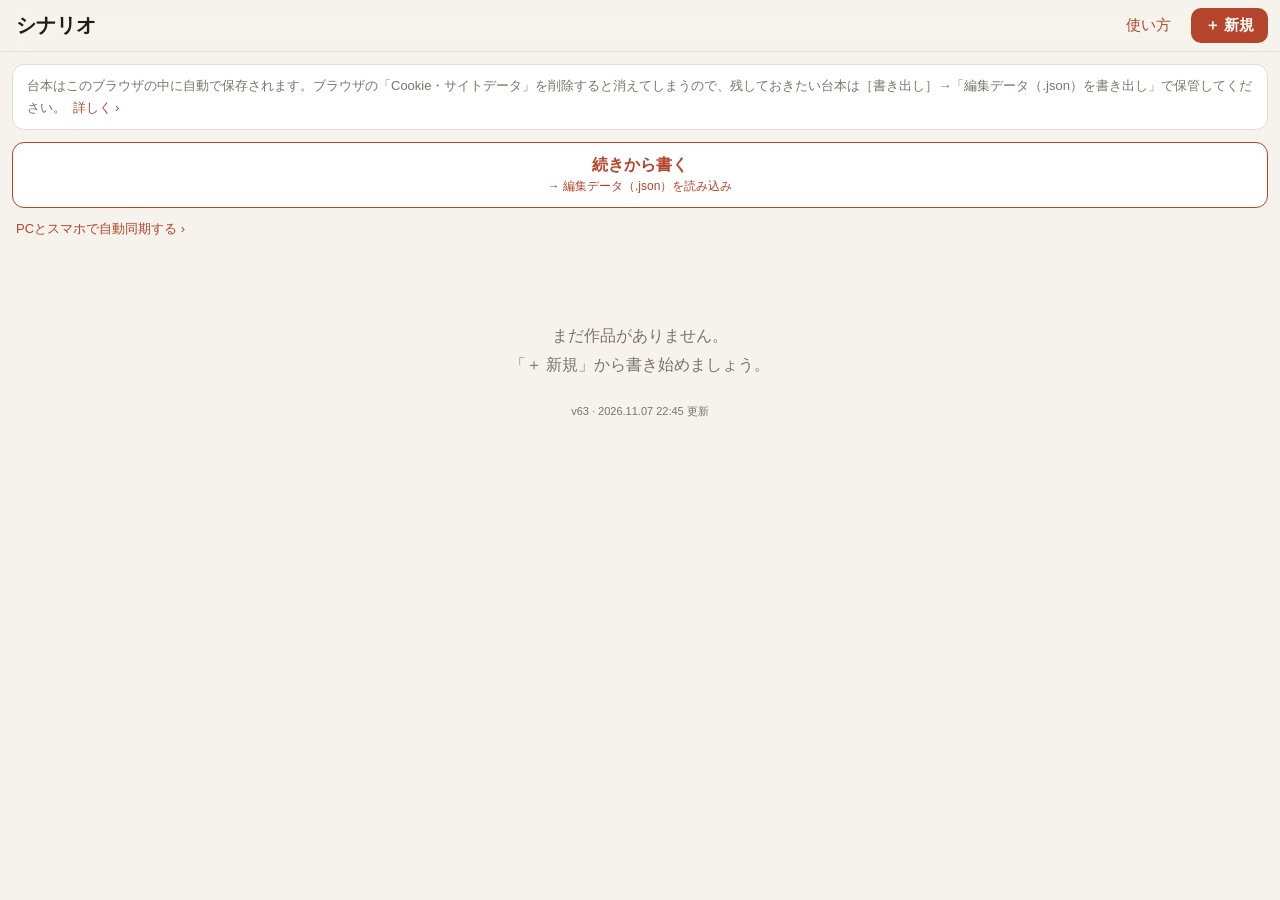
<file: index.html>
<!doctype html>
<html lang="ja">
<head>
<meta charset="utf-8">
<meta name="viewport" content="width=device-width, initial-scale=1, viewport-fit=cover">
<meta name="apple-mobile-web-app-capable" content="yes">
<meta name="mobile-web-app-capable" content="yes">
<meta name="apple-mobile-web-app-status-bar-style" content="default">
<meta name="apple-mobile-web-app-title" content="シナリオ">
<meta name="theme-color" content="#f6f3ec">
<!-- 読み込めるスクリプトと通信先を、このサイトとGoogle（ログイン・ドライブ）だけに絞る -->
<meta http-equiv="Content-Security-Policy" content="default-src 'self'; script-src 'self' https://accounts.google.com; connect-src 'self' https://www.googleapis.com https://accounts.google.com; frame-src https://accounts.google.com; style-src 'self' 'unsafe-inline'; img-src 'self' data: blob:; object-src 'none'; base-uri 'self'">
<title>シナリオエディター</title>
<link rel="manifest" href="manifest.webmanifest">
<link rel="apple-touch-icon" href="icons/icon-180.png">
<link rel="icon" href="icons/icon-180.png">
<link rel="stylesheet" href="style.css">
</head>
<body>

<!-- 作品一覧 -->
<section id="view-list" class="view">
  <header class="bar">
    <h1>シナリオ</h1>
    <div class="bar-actions">
      <a class="btn ghost" href="manual.html">使い方</a>
      <button id="btn-new" class="btn primary">＋ 新規</button>
    </div>
  </header>
  <details class="notice" data-sync-mode="local">
    <summary>台本はこのブラウザの中に自動で保存されます。ブラウザの「Cookie・サイトデータ」を削除すると消えてしまうので、残しておきたい台本は［書き出し］→「編集データ（.json）を書き出し」で保管してください。<span class="more-link">詳しく</span></summary>
    <ul>
      <li>編集内容は、この端末のブラウザの中に自動で保存されます。</li>
      <li>ブラウザの履歴やCookie・サイトデータを削除すると、台本も一緒に消えます。iPhoneでは、長いあいだ開かないと自動で消えることもあります。</li>
      <li>大切な台本は、こまめに作品を開いて右上の［書き出し］→「編集データ（.json）を書き出し」で、Googleドライブ・iCloud・端末などに保管しましょう。</li>
      <li>保存した編集データは、一覧の［続きから書く］から読み込めます。読み込んだ台本は、元の台本に上書きされず、新しい台本として一覧に追加されます。</li>
      <li>PCとiPhoneのデータは別々です。別の端末で続きを書くときは、保存した編集データを読み込んでください。</li>
      <li>くわしくは<a href="manual.html#json">使い方</a>をご覧ください。</li>
    </ul>
  </details>
  <details class="notice" data-sync-mode="drive" hidden>
    <summary>台本はこのブラウザと、あなたのGoogleドライブ（マイドライブの「シナリオエディター（同期）」フォルダ）に自動で保存され、同じアカウントでログインしたPCやスマホと同期されます。<span class="more-link">詳しく</span></summary>
    <ul>
      <li>見られるのは、あなたのGoogleアカウントだけです。このアプリを作った人を含め、ほかの人には見えません（フォルダを自分で共有しない限り）。</li>
      <li>フォルダの中のファイルは編集データ（.json）と同じ形なので、ダウンロードして［続きから書く］でも読み込めます。</li>
      <li>作品を消すときは、このアプリの［…］→「削除」で消してください。ドライブでファイルを消しても、この端末の台本は消えず、もう一度保存されます。</li>
      <li>一覧を開いたときと、書いている途中に、自動で同期します。ログインは約1時間で切れるので、「再接続」と出たらタップしてください。</li>
      <li>2台で同じ作品を同時に書き換えたときは、片方を「（この端末の版）」として残します。</li>
      <li>念のため、大切な台本は［書き出し］→「編集データ（.json）を書き出し」でも保管しておくと安心です。</li>
      <li>くわしくは<a href="manual.html#sync">使い方</a>をご覧ください。</li>
    </ul>
  </details>
  <button id="btn-import" class="continue">続きから書く<small>→ 編集データ（.json）を読み込み</small></button>
  <button id="sync-card" class="continue" hidden>Googleドライブと同期中<small id="sync-status"></small></button>
  <button id="btn-sync-setup" class="text-link" hidden>PCとスマホで自動同期する ›</button>
  <button id="btn-import-small" class="text-link" hidden>編集データ（.json）を読み込む ›</button>
  <input id="import-file" type="file" accept=".json,application/json" hidden>
  <p id="list-label" class="list-label" hidden></p>
  <ul id="script-list" class="script-list"></ul>
  <p id="list-empty" class="empty" hidden>まだ作品がありません。<br>「＋ 新規」から書き始めましょう。</p>
  <p id="app-version" class="app-version"></p>
</section>

<!-- 編集 -->
<section id="view-edit" class="view" hidden>
  <header class="bar">
    <button id="btn-back" class="btn ghost">‹ 一覧</button>
    <div id="edit-title" class="bar-title"></div>
    <div class="history">
      <button id="btn-undo" class="icon-btn" aria-label="元に戻す" title="元に戻す" disabled>
        <svg viewBox="0 0 24 24" aria-hidden="true"><path d="M12.5 8c-2.65 0-5.05.99-6.9 2.6L2 7v9h9l-3.62-3.62c1.39-1.16 3.16-1.88 5.12-1.88 3.54 0 6.55 2.31 7.6 5.5l2.37-.78C21.08 11.03 17.15 8 12.5 8z"/></svg>
      </button>
      <button id="btn-redo" class="icon-btn" aria-label="やり直す" title="やり直す" disabled>
        <svg viewBox="0 0 24 24" aria-hidden="true"><path d="M18.4 10.6C16.55 8.99 14.15 8 11.5 8c-4.65 0-8.58 3.03-9.96 7.22L3.9 16c1.05-3.19 4.05-5.5 7.6-5.5 1.95 0 3.73.72 5.12 1.88L13 16h9V7l-3.6 3.6z"/></svg>
      </button>
    </div>
    <button id="btn-export" class="btn primary">書き出し</button>
  </header>

  <main class="panels">
    <div class="panel" data-panel="cover">
      <label class="field"><span>副題（右上に小さく）</span>
        <input id="cover-subtitle" type="text" placeholder="本科　課題１「ハンカチ」"></label>
      <label class="field"><span>タイトル</span>
        <input id="cover-title" type="text" placeholder="ハンカチめくり"></label>
      <label class="field"><span>作者名</span>
        <input id="cover-author" type="text" placeholder="山田　太郎"></label>
      <p class="hint">名前の途中に全角スペースを入れると、表紙でも同じように空きます。</p>
    </div>

    <div class="panel" data-panel="characters">
      <div id="char-list" class="char-list"></div>
      <button id="btn-add-char" class="btn ghost add-char">＋ 追加</button>
      <p class="hint">人物表には「名前（年齢）職業」の形で印刷されます。職業の欄には、主人公との関係（田中の母など）も書けます。</p>
      <p class="hint">「名前の表記」は、本文のセリフやト書きで使う呼び方です（男性は姓、女性や子供は名、など）。本文のツールバーにボタンとして出ます。空欄なら名前のまま使います。</p>
      <p class="hint">ふりがなは入れなくてもかまいません。名前のふりがなは、人物表の名前にルビとして付きます。名前の表記のふりがなは本文のボタンにも付き、ボタンで入れた名前にルビが付きます。</p>
    </div>

    <div class="panel" data-panel="body">
      <div class="toolbar" id="toolbar">
        <div class="toolbar-row">
          <div class="types" id="type-buttons">
            <button data-type="hashira">柱</button>
            <button data-type="togaki">ト書き</button>
            <button data-type="serifu">セリフ</button>
          </div>
          <span id="caret-pos" class="caret-pos"></span>
          <span class="select-btns">
            <button id="btn-tcy" class="select-btn">縦中横</button>
            <button id="btn-ruby" class="select-btn">ルビ</button>
            <button id="btn-select" class="select-btn">行選択</button>
          </span>
        </div>
        <div class="toolbar-row inserts">
          <span class="mode-wrap"><button id="btn-arrows" class="mode-btn" aria-pressed="false"><svg viewBox="0 0 24 24" fill="none" stroke="currentColor" stroke-width="2.2" stroke-linecap="round" stroke-linejoin="round" aria-hidden="true"><path d="M20 12a8 8 0 0 1-14 5.3"/><path d="M4 12a8 8 0 0 1 14-5.3"/><path d="M18 2.5v4.2h-4.2"/><path d="M6 21.5v-4.2h4.2"/></svg><span>ボタン<br>切替</span></button></span>
          <span id="name-chips" class="chips"></span>
          <button data-insert="kakko">「」</button>
          <button data-insert="（朝）">（朝）</button>
          <button data-insert="（夕）">（夕）</button>
          <button data-insert="（夜）">（夜）</button>
          <button data-insert="batsu">×××</button>
          <button data-move="left" aria-label="左へ">←</button>
          <button data-move="up" aria-label="上へ">↑</button>
          <button data-move="down" aria-label="下へ">↓</button>
          <button data-move="right" aria-label="右へ">→</button>
        </div>
        <div class="toolbar-row select-bar">
          <span id="select-count" class="select-count"></span>
          <button id="btn-move-up" aria-label="上へ移動">↑</button>
          <button id="btn-move-down" aria-label="下へ移動">↓</button>
          <button id="btn-select-clear">選択解除</button>
          <button id="btn-delete-blocks" class="danger">削除</button>
          <button id="btn-select-done">完了</button>
        </div>
        <div class="toolbar-row ruby-bar">
          <span id="ruby-count" class="select-count"></span>
          <button id="btn-ruby-input" class="primary">ルビ入力</button>
          <button id="btn-ruby-done">完了</button>
        </div>
      </div>
      <div id="body-blocks" class="blocks"></div>
      <p id="body-stats" class="stats"></p>
      <details class="help">
        <summary>書き方</summary>
        <ul>
          <li>段落ごとに、上の<b>［柱］［ト書き］［セリフ］</b>から種類を選んでから書きます。「○」で書き始めると柱、空白を3つ入れて書き始めるとト書き、<code>名前「</code>と書き始めるとセリフに自動でなります。</li>
          <li><b>柱</b>：選ぶと「○」が入ります。「○」を消すと、種類を選ぶ前に戻ります。（昼）は自動で省きます。柱の前は自動で1行空きます（紙の1行目に来るときは空けません）。</li>
          <li><b>セリフ</b>：<code>名前「セリフ」</code>。名前のボタンを押すと「名前「」」が入ります。2行目以降は自動で1字下げます。</li>
          <li><b>カーソル移動</b>：ボタンの左はしの［ボタン切替］を押すと、名前などのボタンが［←］［↑］［↓］［→］に変わり、カーソルを1字・1行ずつ動かせます。長押しで続けて動きます。もう一度押すと元に戻ります。</li>
          <li><b>ト書き</b>：自動で3字下げます。［×××］で場面転換の「×　　　×　　　×」が入ります。</li>
          <li><b>ルビ</b>：［ルビ］を押してから、ルビを付けたい文字をタップします。1つ目のタップで1字、2つ目のタップでその間の文字がまとめて選べます。［ルビ入力］を押してふりがなを入れ、終わったら［完了］を押します。ルビの付いた文字を選んで［ルビ入力］を押すと、直したり外したりできます。入力中の段落では <code>｜親文字《ふりがな》</code> と出ます（この形で直接打っても付きます）。</li>
          <li><b>縦中横</b>：［縦中横］を押してから、ルビと同じように数字などの文字（2〜4字）をタップして選び、［縦中横にする］を押すと、1マスに横に並びます。縦中横の文字を選ぶと［縦中横を外す］で元に戻せます。入力中の段落では <code>^12^</code> と出ます（この形で直接打っても付きます）。「あ゛」「う゛」のように字と濁点（゛）・半濁点（゜）の2字を選んで［縦中横にする］を押すと、濁点が字に重なって1マスになります。</li>
          <li>段落を消したり順番を入れ替えたりするときは［行選択］を押し、段落をタップします。指（マウス）でなぞるか、2つ目のタップで、その間の段落もまとめて選べます。［↑］［↓］で選んだ段落を1つずつ上下に動かし、［削除］で消します。</li>
          <li>改行キーで次の段落に進みます。柱・ト書き・セリフの次は自動でト書きになります。セリフの途中で改行すると、そこでセリフが終わって「」」が自動で付き、改行より後ろの文字はト書きになります。マス目は原稿用紙（1行20字）と同じ幅で、点線のところでノンブル（ページ）が変わります。</li>
          <li>入力中の段落は20字ちょうどで折り返します。句読点のぶら下げなど、印刷どおりの折り返しは段落を離れると表示されます。</li>
        </ul>
      </details>
    </div>

    <div class="panel" data-panel="back">
      <label class="field"><span>裏表紙の文字</span>
        <textarea id="back-text" rows="3"></textarea></label>
      <p class="hint">空欄のときは作者名が入ります。</p>
    </div>

    <div class="panel panel-preview" data-panel="preview">
      <div class="preview-controls">
        <div class="seg">
          <button data-pmode="half" class="on">半ページ</button>
          <button data-pmode="sheet">見開き</button>
        </div>
        <label class="check"><input id="grid-toggle" type="checkbox" checked> マス目</label>
        <span id="page-indicator" class="page-indicator"></span>
      </div>
      <div id="preview-scroller" class="preview-scroller"></div>
    </div>
  </main>

  <nav class="tabs">
    <button data-tab="cover">表紙</button>
    <button data-tab="characters">人物</button>
    <button data-tab="body">本文</button>
    <button data-tab="back">裏表紙</button>
    <button data-tab="preview">プレビュー</button>
  </nav>
</section>

<!-- 保存メニュー -->
<dialog id="export-dialog" class="sheet-dialog">
  <h2>書き出し</h2>
  <button data-export="backup">編集データ（.json）を書き出し</button>
  <button data-export="pdf">スマホからPDF書き出し</button>
  <button data-export="print">PCからPDF書き出し（印刷画面）</button>
  <button data-export="docx-sc">シナリオセンターWord（.docx）を書き出し</button>
  <button data-export="copy-plain">プレーンテキストでコピー（本文のみ/ルビなし）</button>
  <button data-export="close" class="cancel">閉じる</button>
</dialog>

<!-- ルビ -->
<dialog id="ruby-dialog" class="sheet-dialog">
  <h2>「<span id="ruby-base"></span>」のルビ</h2>
  <form method="dialog">
    <label class="field"><span>ふりがな</span><input id="ruby-input" type="text" autocomplete="off"></label>
    <button value="ok">付ける</button>
    <button value="remove" id="ruby-remove" class="danger">ルビを外す</button>
    <button value="cancel" class="cancel">やめる</button>
  </form>
</dialog>

<!-- 作品メニュー -->
<dialog id="item-dialog" class="sheet-dialog">
  <h2 id="item-dialog-title"></h2>
  <button data-item="duplicate">複製</button>
  <button data-item="backup">編集データ（.json）を書き出し</button>
  <button data-item="delete" class="danger">削除</button>
  <button data-item="close" class="cancel">閉じる</button>
</dialog>

<!-- 保存方法 -->
<dialog id="sync-dialog" class="sheet-dialog">
  <!-- 同期を始める前の案内（2ページ）。Googleの警告画面に驚かないよう、押す前に見せておく -->
  <div data-sync-mode="local">
    <section data-sync-step="1">
      <h2>Googleドライブで同期すると（1/2）</h2>
      <div class="sync-flow" aria-hidden="true">
        <span class="dev">PC</span>
        <span class="arrow">⇄</span>
        <span class="folder"><small class="drive">Googleドライブ</small><b>📁 シナリオ<wbr>エディター<wbr>（同期）</b><small>タイトル.json<br>タイトル.json …</small></span>
        <span class="arrow">⇄</span>
        <span class="dev">スマホ</span>
      </div>
      <ul class="sheet-note">
        <li>マイドライブにこのフォルダが自動でできて、作品が1つずつ保存されます。同じGoogleアカウントでログインしたPCとスマホで、自動で同じになります。</li>
        <li>自動作成されたフォルダは、名前や場所を変えてもそのまま同期が続きます。</li>
        <li>記入したシナリオを見られるのはあなたのアカウントだけです。このアプリを作った人にも見えません。</li>
        <li>編集データ（.json）で持ち運んでいた作品は、2つ並ぶことがあります。古いほうは［…］→「削除」で整理してください。</li>
        <li class="important">身内向けのアプリのため、事前登録したGmailアカウントのみが同期できます。Googleドライブ同期を利用したい場合は、個別にGmailアドレスをご連絡ください。</li>
      </ul>
      <button data-sync="next">次へ：ログインの流れ ›</button>
    </section>
    <section data-sync-step="2" hidden>
      <h2>ログインの途中で、Googleの確認が2つあります（2/2）</h2>
      <ol class="sync-mocks">
        <li>
          <div class="google-mock" aria-hidden="true">
            <span class="g">Google</span>
            <p class="t">このアプリは Google で確認されていません</p>
            <p class="s">招待元のデベロッパーを信頼できる場合のみ、続行してください</p>
            <div class="btns"><span class="fill tap">続行</span><span class="outline">安全なページに戻る</span></div>
          </div>
          <p class="sheet-note">身内向けの非公開アプリのため表示されます。<b>［続行］</b>を押して続けてください。</p>
        </li>
        <li>
          <div class="google-mock" aria-hidden="true">
            <span class="g">Google</span>
            <p class="t">gitmarcy.github.io が Google アカウントへのアクセスを求めています</p>
            <p class="s">gitmarcy.github.io を信頼できるかどうかをご確認ください</p>
            <div class="btns"><span class="outline">キャンセル</span><span class="fill tap">次へ</span></div>
          </div>
          <p class="sheet-note">Googleドライブの中で扱うのは、このアプリが作ったファイルだけです。<b>［次へ］</b>を押してください。</p>
        </li>
      </ol>
      <button data-sync="drive">Googleでログインして同期する</button>
      <button data-sync="back">‹ 戻る</button>
    </section>
  </div>
  <h2 data-sync-mode="drive">保存方法</h2>
  <div class="sheet-note" data-sync-mode="drive">
    <p>Googleドライブ<span id="sync-account"></span>と同期しています。</p>
    <p>同期をやめても、台本はこの端末に残ります。</p>
  </div>
  <button data-sync="now" data-sync-mode="drive">今すぐ同期</button>
  <button data-sync="local" data-sync-mode="drive" class="danger">同期をやめる（この端末だけに保存）</button>
  <button data-sync="close" class="cancel">閉じる</button>
</dialog>

<div id="toast" class="toast" hidden></div>
<div id="veil" class="veil" hidden></div>
<div id="busy" class="busy" hidden><div>作成中…</div></div>
<div id="print-root"></div>

<!-- ダブルクリック（file://）でも動くよう、モジュールではなく順番に読み込む -->
<script src="js/version.js"></script>
<script src="js/store.js"></script>
<script src="js/parser.js"></script>
<script src="js/layout.js"></script>
<script src="js/render.js"></script>
<script src="js/export.js"></script>
<script src="js/sync.js"></script>
<script src="js/app.js"></script>
</body>
</html>
</file>
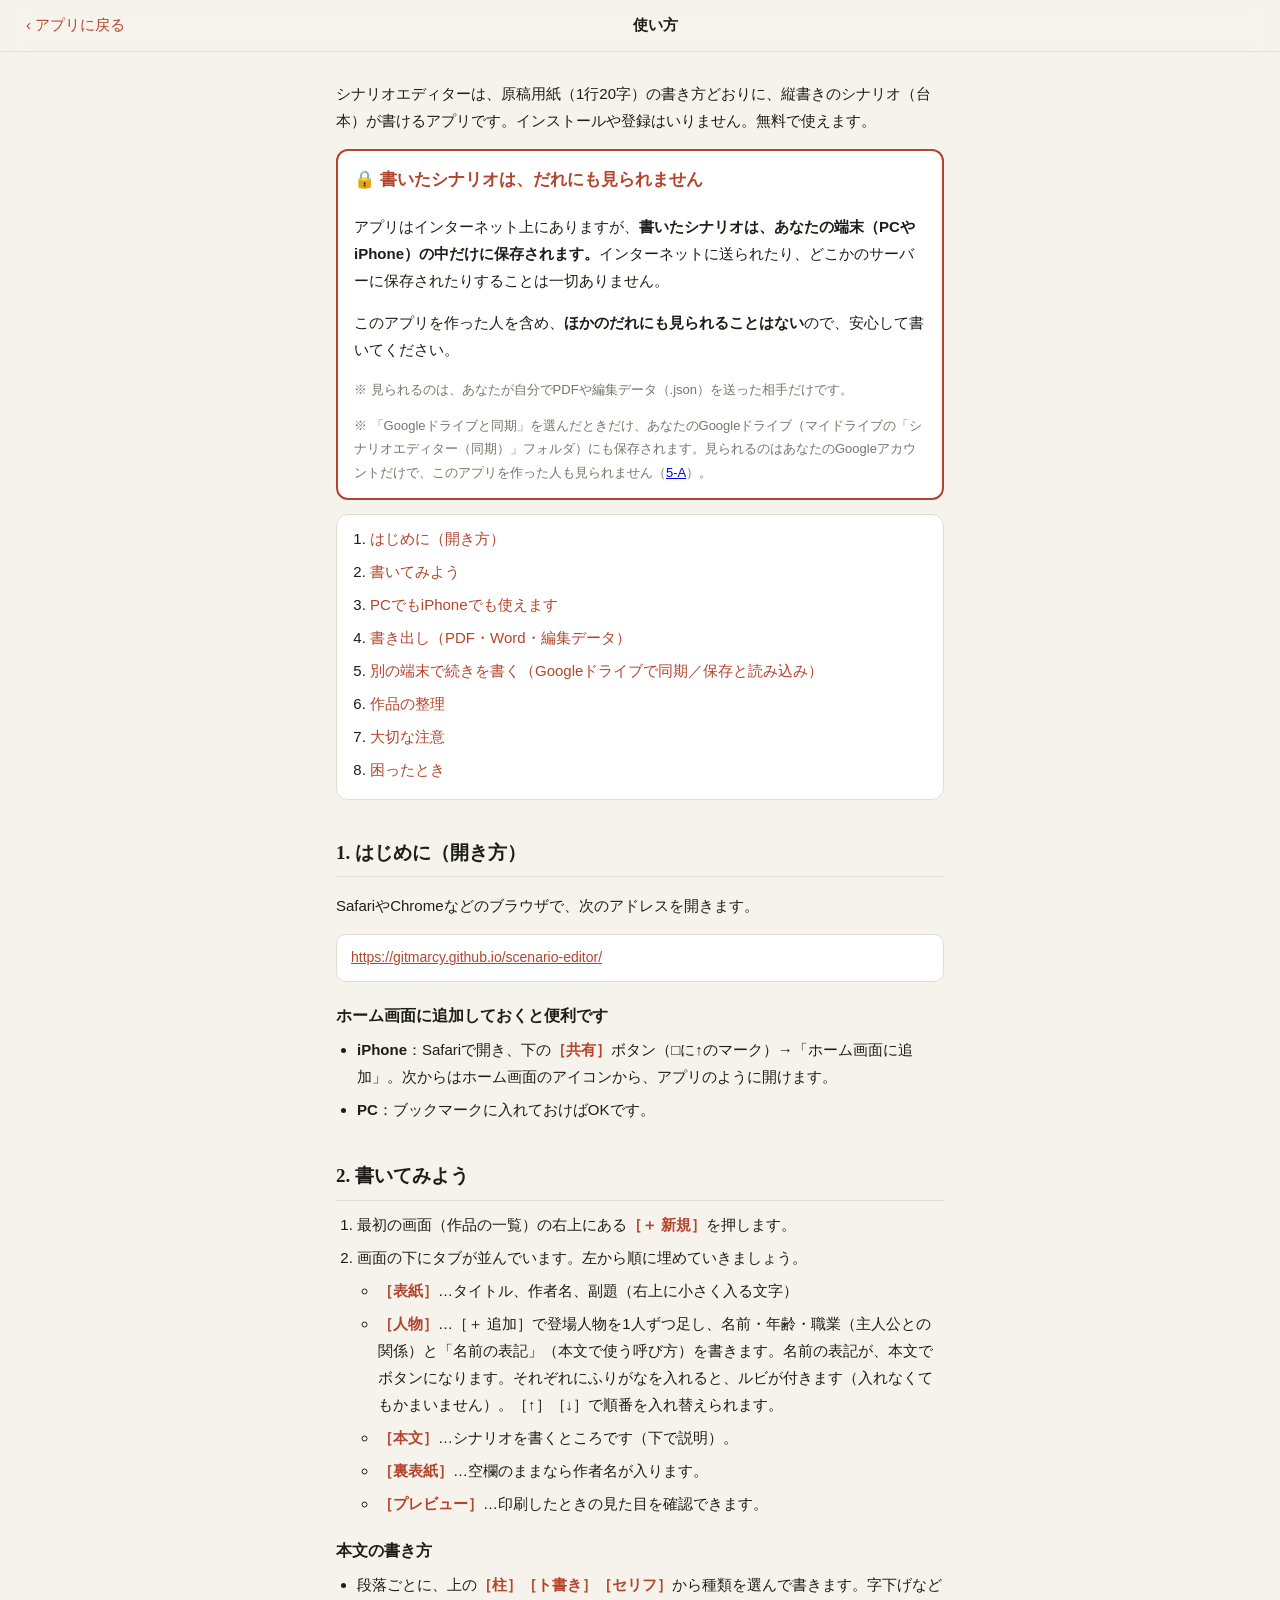
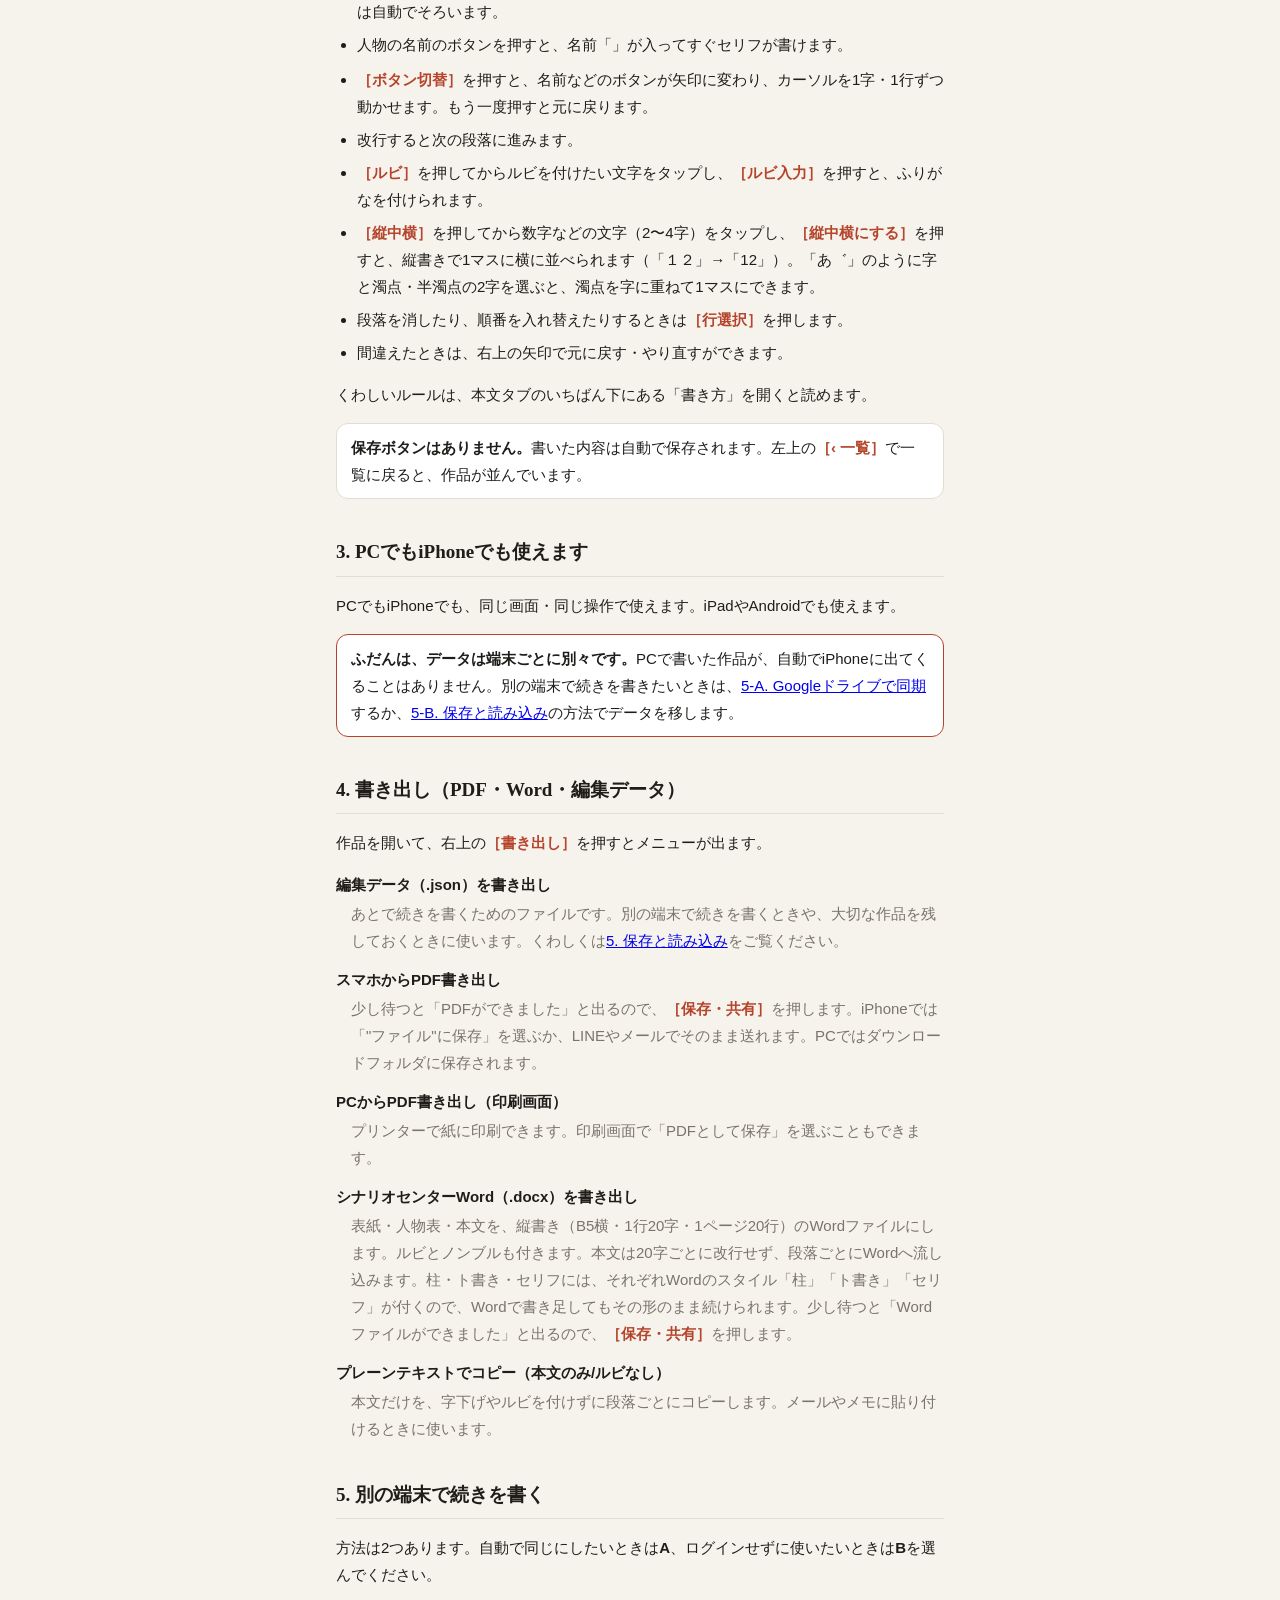
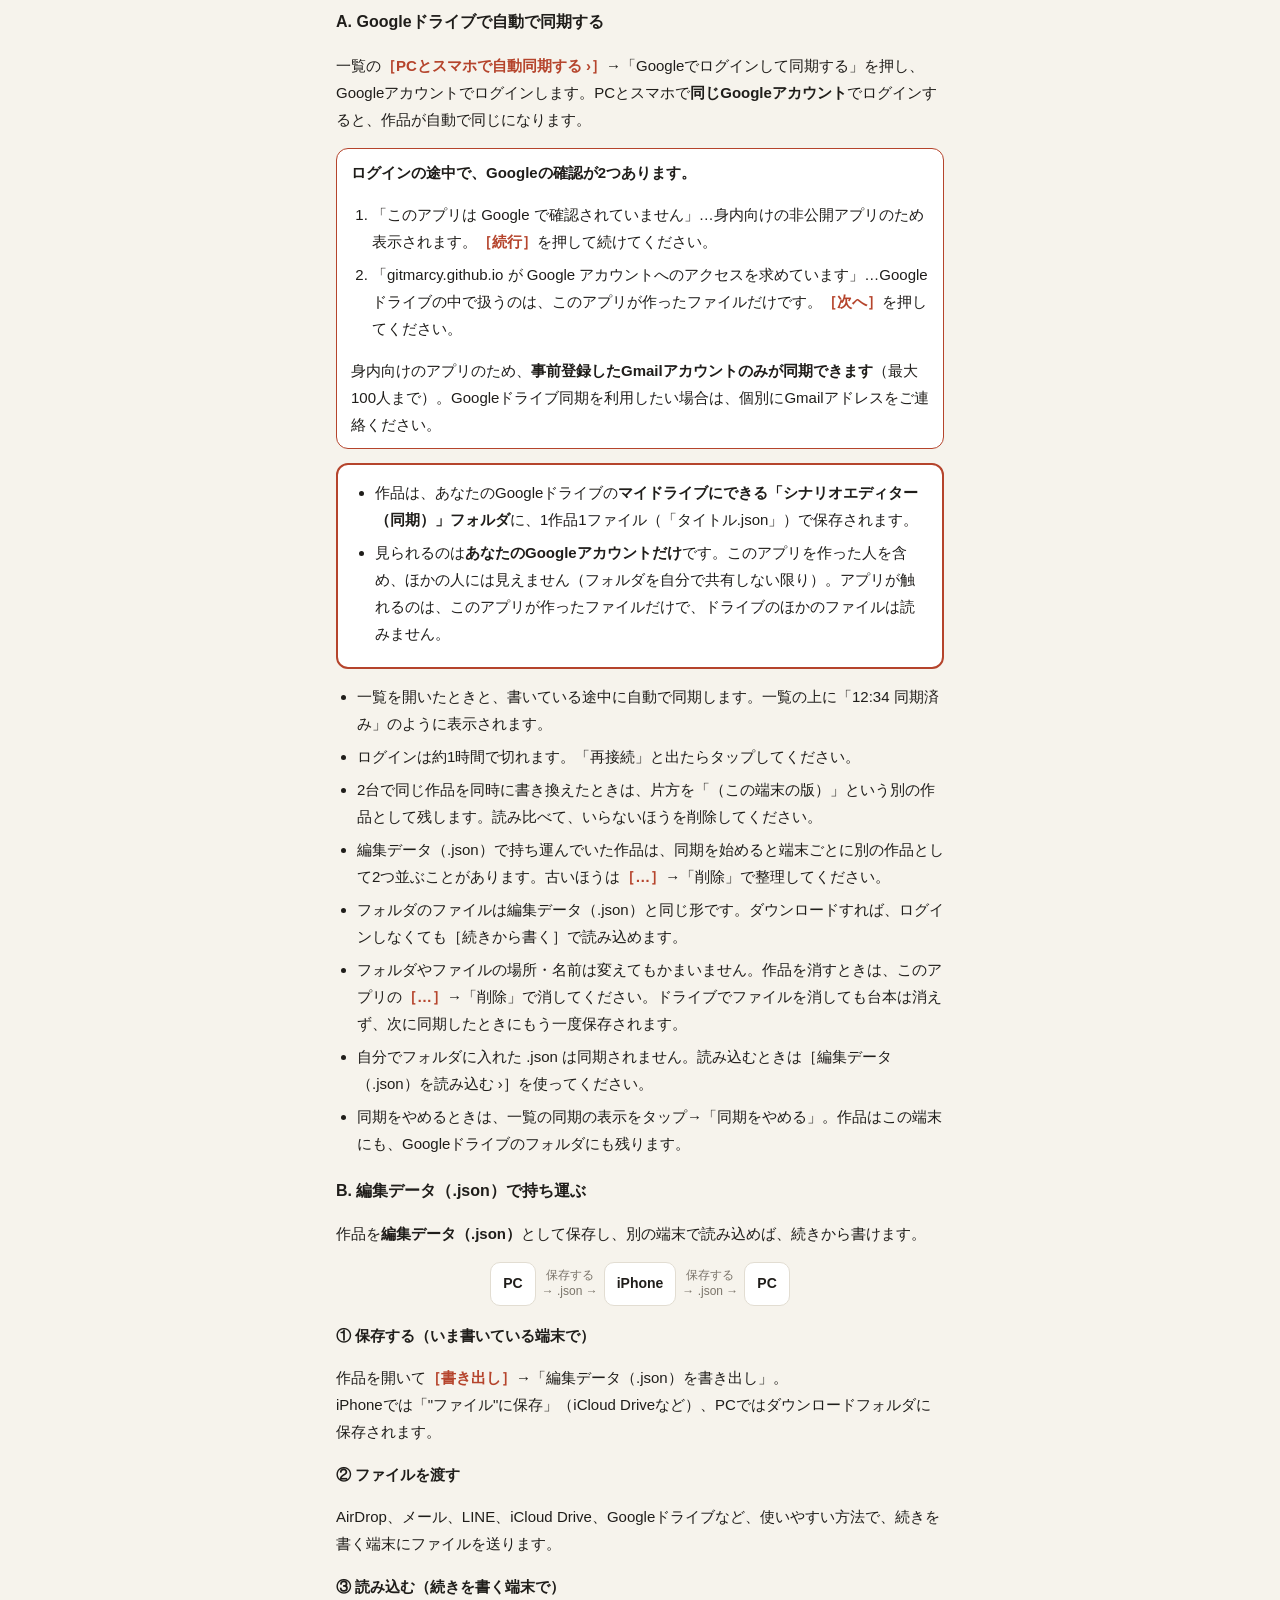
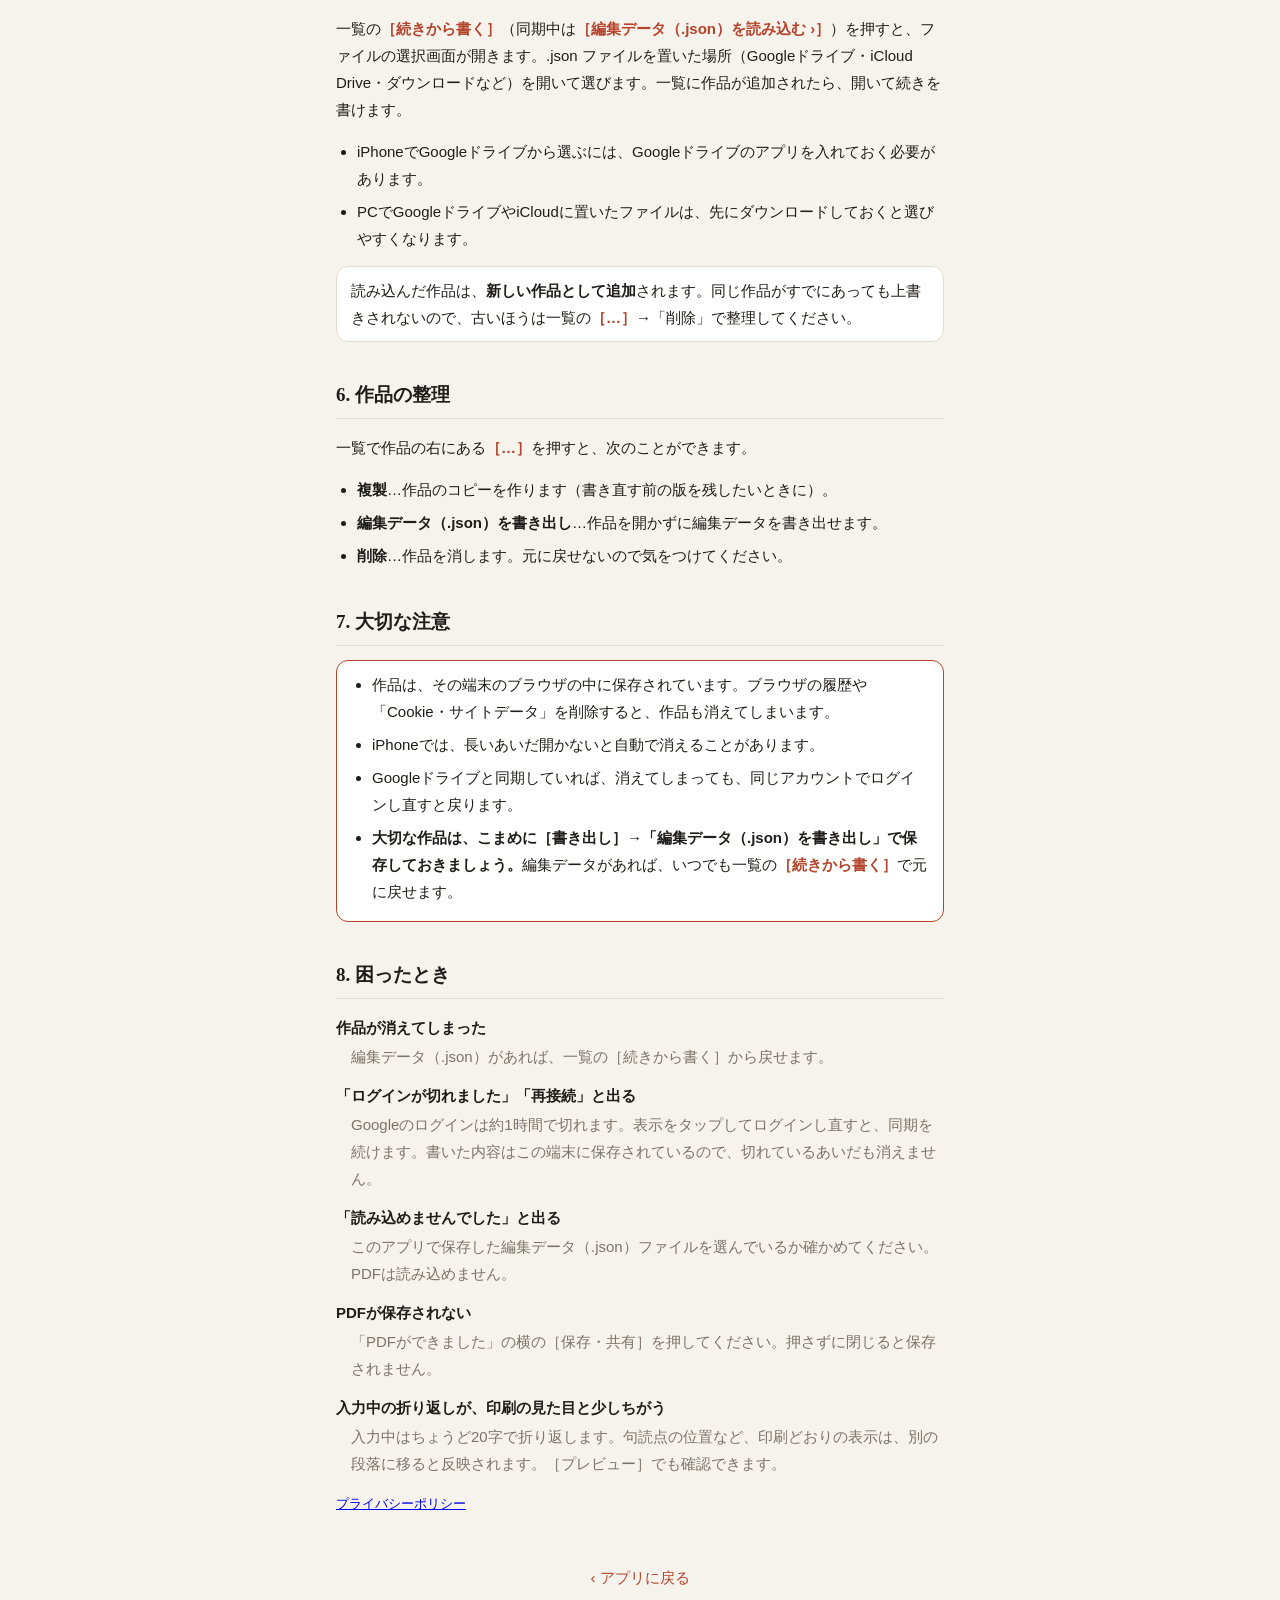
<file: manual.html>
<!doctype html>
<html lang="ja">
<head>
<meta charset="utf-8">
<meta name="viewport" content="width=device-width, initial-scale=1, viewport-fit=cover">
<meta name="theme-color" content="#f6f3ec">
<title>シナリオエディターの使い方</title>
<link rel="icon" href="icons/icon-180.png">
<link rel="stylesheet" href="style.css">
<style>
  .manual { max-width: 640px; margin: 0 auto; padding: 8px 16px calc(48px + env(safe-area-inset-bottom)); line-height: 1.8; font-size: 15px; }
  .manual h2 { margin: 36px 0 10px; font-size: 19px; font-family: var(--paper-font); border-bottom: 1px solid var(--line); padding-bottom: 6px; }
  .manual h3 { margin: 20px 0 6px; font-size: 16px; }
  .manual h4 { margin: 16px 0 4px; font-size: 15px; }
  .manual p, .manual li { overflow-wrap: anywhere; }
  .manual ol, .manual ul { padding-left: 1.4em; margin: 6px 0; }
  .manual li { margin-bottom: 6px; }
  .manual b.k { color: var(--accent); font-weight: 600; white-space: nowrap; }
  .manual .lead { margin-top: 20px; }
  .manual .toc { background: var(--surface); border: 1px solid var(--line); border-radius: 12px; padding: 10px 14px 10px 2.2em; }
  .manual .toc a { color: var(--accent); text-decoration: none; }
  .manual .url { display: block; margin: 8px 0; padding: 10px 14px; background: var(--surface); border: 1px solid var(--line); border-radius: 10px; font-size: 14px; word-break: break-all; color: var(--accent); }
  .manual .box { margin: 14px 0; padding: 10px 14px; border-radius: 12px; background: var(--surface); border: 1px solid var(--line); }
  .manual .box.warn { border-color: var(--accent); }
  .manual .box.safe { border: 2px solid var(--accent); padding: 14px 16px; }
  .manual .safe-title { font-size: 17px; font-weight: 700; color: var(--accent); }
  .manual .note { font-size: 13px; color: var(--muted); }
  .manual .box > :first-child { margin-top: 0; }
  .manual .box > :last-child { margin-bottom: 0; }
  .manual .flow { display: flex; flex-wrap: wrap; align-items: center; justify-content: center; gap: 6px; margin: 14px 0; font-size: 14px; text-align: center; }
  .manual .flow .dev { padding: 8px 12px; border-radius: 10px; background: var(--surface); border: 1px solid var(--line); font-weight: 600; }
  .manual .flow .arrow { color: var(--muted); font-size: 12px; line-height: 1.3; }
  .manual dt { font-weight: 600; margin-top: 12px; }
  .manual dd { margin: 2px 0 0 1em; color: var(--muted); }
  .manual .back-top { display: block; text-align: center; margin-top: 40px; }
</style>
</head>
<body>

<header class="bar">
  <a class="btn ghost" href="index.html">‹ アプリに戻る</a>
  <div class="bar-title">使い方</div>
  <span style="width:96px"></span>
</header>

<main class="manual">

<p class="lead">シナリオエディターは、原稿用紙（1行20字）の書き方どおりに、縦書きのシナリオ（台本）が書けるアプリです。インストールや登録はいりません。無料で使えます。</p>

<div class="box safe">
  <p class="safe-title">🔒 書いたシナリオは、だれにも見られません</p>
  <p>アプリはインターネット上にありますが、<b>書いたシナリオは、あなたの端末（PCやiPhone）の中だけに保存されます。</b>インターネットに送られたり、どこかのサーバーに保存されたりすることは一切ありません。</p>
  <p>このアプリを作った人を含め、<b>ほかのだれにも見られることはない</b>ので、安心して書いてください。</p>
  <p class="note">※ 見られるのは、あなたが自分でPDFや編集データ（.json）を送った相手だけです。</p>
  <p class="note">※ 「Googleドライブと同期」を選んだときだけ、あなたのGoogleドライブ（マイドライブの「シナリオエディター（同期）」フォルダ）にも保存されます。見られるのはあなたのGoogleアカウントだけで、このアプリを作った人も見られません（<a href="#sync">5-A</a>）。</p>
</div>

<ol class="toc">
  <li><a href="#start">はじめに（開き方）</a></li>
  <li><a href="#write">書いてみよう</a></li>
  <li><a href="#device">PCでもiPhoneでも使えます</a></li>
  <li><a href="#export">書き出し（PDF・Word・編集データ）</a></li>
  <li><a href="#sync">別の端末で続きを書く（Googleドライブで同期／保存と読み込み）</a></li>
  <li><a href="#manage">作品の整理</a></li>
  <li><a href="#caution">大切な注意</a></li>
  <li><a href="#faq">困ったとき</a></li>
</ol>

<h2 id="start">1. はじめに（開き方）</h2>
<p>SafariやChromeなどのブラウザで、次のアドレスを開きます。</p>
<a class="url" href="https://gitmarcy.github.io/scenario-editor/">https://gitmarcy.github.io/scenario-editor/</a>

<h3>ホーム画面に追加しておくと便利です</h3>
<ul>
  <li><b>iPhone</b>：Safariで開き、下の<b class="k">［共有］</b>ボタン（□に↑のマーク）→「ホーム画面に追加」。次からはホーム画面のアイコンから、アプリのように開けます。</li>
  <li><b>PC</b>：ブックマークに入れておけばOKです。</li>
</ul>

<h2 id="write">2. 書いてみよう</h2>
<ol>
  <li>最初の画面（作品の一覧）の右上にある<b class="k">［＋ 新規］</b>を押します。</li>
  <li>画面の下にタブが並んでいます。左から順に埋めていきましょう。
    <ul>
      <li><b class="k">［表紙］</b>…タイトル、作者名、副題（右上に小さく入る文字）</li>
      <li><b class="k">［人物］</b>…［＋ 追加］で登場人物を1人ずつ足し、名前・年齢・職業（主人公との関係）と「名前の表記」（本文で使う呼び方）を書きます。名前の表記が、本文でボタンになります。それぞれにふりがなを入れると、ルビが付きます（入れなくてもかまいません）。［↑］［↓］で順番を入れ替えられます。</li>
      <li><b class="k">［本文］</b>…シナリオを書くところです（下で説明）。</li>
      <li><b class="k">［裏表紙］</b>…空欄のままなら作者名が入ります。</li>
      <li><b class="k">［プレビュー］</b>…印刷したときの見た目を確認できます。</li>
    </ul>
  </li>
</ol>

<h3>本文の書き方</h3>
<ul>
  <li>段落ごとに、上の<b class="k">［柱］</b><b class="k">［ト書き］</b><b class="k">［セリフ］</b>から種類を選んで書きます。字下げなどは自動でそろいます。</li>
  <li>人物の名前のボタンを押すと、<code>名前「」</code>が入ってすぐセリフが書けます。</li>
  <li><b class="k">［ボタン切替］</b>を押すと、名前などのボタンが矢印に変わり、カーソルを1字・1行ずつ動かせます。もう一度押すと元に戻ります。</li>
  <li>改行すると次の段落に進みます。</li>
  <li><b class="k">［ルビ］</b>を押してからルビを付けたい文字をタップし、<b class="k">［ルビ入力］</b>を押すと、ふりがなを付けられます。</li>
  <li><b class="k">［縦中横］</b>を押してから数字などの文字（2〜4字）をタップし、<b class="k">［縦中横にする］</b>を押すと、縦書きで1マスに横に並べられます（「１２」→「12」）。「あ゛」のように字と濁点・半濁点の2字を選ぶと、濁点を字に重ねて1マスにできます。</li>
  <li>段落を消したり、順番を入れ替えたりするときは<b class="k">［行選択］</b>を押します。</li>
  <li>間違えたときは、右上の矢印で元に戻す・やり直すができます。</li>
</ul>
<p>くわしいルールは、本文タブのいちばん下にある「書き方」を開くと読めます。</p>

<div class="box">
  <p><b>保存ボタンはありません。</b>書いた内容は自動で保存されます。左上の<b class="k">［‹ 一覧］</b>で一覧に戻ると、作品が並んでいます。</p>
</div>

<h2 id="device">3. PCでもiPhoneでも使えます</h2>
<p>PCでもiPhoneでも、同じ画面・同じ操作で使えます。iPadやAndroidでも使えます。</p>
<div class="box warn">
  <p><b>ふだんは、データは端末ごとに別々です。</b>PCで書いた作品が、自動でiPhoneに出てくることはありません。別の端末で続きを書きたいときは、<a href="#sync">5-A. Googleドライブで同期</a>するか、<a href="#json">5-B. 保存と読み込み</a>の方法でデータを移します。</p>
</div>

<h2 id="export">4. 書き出し（PDF・Word・編集データ）</h2>
<p>作品を開いて、右上の<b class="k">［書き出し］</b>を押すとメニューが出ます。</p>
<dl>
  <dt>編集データ（.json）を書き出し</dt>
  <dd>あとで続きを書くためのファイルです。別の端末で続きを書くときや、大切な作品を残しておくときに使います。くわしくは<a href="#json">5. 保存と読み込み</a>をご覧ください。</dd>
  <dt>スマホからPDF書き出し</dt>
  <dd>少し待つと「PDFができました」と出るので、<b class="k">［保存・共有］</b>を押します。iPhoneでは「"ファイル"に保存」を選ぶか、LINEやメールでそのまま送れます。PCではダウンロードフォルダに保存されます。</dd>
  <dt>PCからPDF書き出し（印刷画面）</dt>
  <dd>プリンターで紙に印刷できます。印刷画面で「PDFとして保存」を選ぶこともできます。</dd>
  <dt>シナリオセンターWord（.docx）を書き出し</dt>
  <dd>表紙・人物表・本文を、縦書き（B5横・1行20字・1ページ20行）のWordファイルにします。ルビとノンブルも付きます。本文は20字ごとに改行せず、段落ごとにWordへ流し込みます。柱・ト書き・セリフには、それぞれWordのスタイル「柱」「ト書き」「セリフ」が付くので、Wordで書き足してもその形のまま続けられます。少し待つと「Wordファイルができました」と出るので、<b class="k">［保存・共有］</b>を押します。</dd>
  <dt>プレーンテキストでコピー（本文のみ/ルビなし）</dt>
  <dd>本文だけを、字下げやルビを付けずに段落ごとにコピーします。メールやメモに貼り付けるときに使います。</dd>
</dl>

<h2 id="sync">5. 別の端末で続きを書く</h2>
<p>方法は2つあります。自動で同じにしたいときは<b>A</b>、ログインせずに使いたいときは<b>B</b>を選んでください。</p>

<h3>A. Googleドライブで自動で同期する</h3>
<p>一覧の<b class="k">［PCとスマホで自動同期する ›］</b>→「Googleでログインして同期する」を押し、Googleアカウントでログインします。PCとスマホで<b>同じGoogleアカウント</b>でログインすると、作品が自動で同じになります。</p>
<div class="box warn">
  <p><b>ログインの途中で、Googleの確認が2つあります。</b></p>
  <ol>
    <li>「このアプリは Google で確認されていません」…身内向けの非公開アプリのため表示されます。<b class="k">［続行］</b>を押して続けてください。</li>
    <li>「gitmarcy.github.io が Google アカウントへのアクセスを求めています」…Googleドライブの中で扱うのは、このアプリが作ったファイルだけです。<b class="k">［次へ］</b>を押してください。</li>
  </ol>
  <p>身内向けのアプリのため、<b>事前登録したGmailアカウントのみが同期できます</b>（最大100人まで）。Googleドライブ同期を利用したい場合は、個別にGmailアドレスをご連絡ください。</p>
</div>
<div class="box safe">
  <ul>
    <li>作品は、あなたのGoogleドライブの<b>マイドライブにできる「シナリオエディター（同期）」フォルダ</b>に、1作品1ファイル（「タイトル.json」）で保存されます。</li>
    <li>見られるのは<b>あなたのGoogleアカウントだけ</b>です。このアプリを作った人を含め、ほかの人には見えません（フォルダを自分で共有しない限り）。アプリが触れるのは、このアプリが作ったファイルだけで、ドライブのほかのファイルは読みません。</li>
  </ul>
</div>
<ul>
  <li>一覧を開いたときと、書いている途中に自動で同期します。一覧の上に「12:34 同期済み」のように表示されます。</li>
  <li>ログインは約1時間で切れます。「再接続」と出たらタップしてください。</li>
  <li>2台で同じ作品を同時に書き換えたときは、片方を「（この端末の版）」という別の作品として残します。読み比べて、いらないほうを削除してください。</li>
  <li>編集データ（.json）で持ち運んでいた作品は、同期を始めると端末ごとに別の作品として2つ並ぶことがあります。古いほうは<b class="k">［…］</b>→「削除」で整理してください。</li>
  <li>フォルダのファイルは編集データ（.json）と同じ形です。ダウンロードすれば、ログインしなくても［続きから書く］で読み込めます。</li>
  <li>フォルダやファイルの場所・名前は変えてもかまいません。作品を消すときは、このアプリの<b class="k">［…］</b>→「削除」で消してください。ドライブでファイルを消しても台本は消えず、次に同期したときにもう一度保存されます。</li>
  <li>自分でフォルダに入れた .json は同期されません。読み込むときは［編集データ（.json）を読み込む ›］を使ってください。</li>
  <li>同期をやめるときは、一覧の同期の表示をタップ→「同期をやめる」。作品はこの端末にも、Googleドライブのフォルダにも残ります。</li>
</ul>

<h3 id="json">B. 編集データ（.json）で持ち運ぶ</h3>
<p>作品を<b>編集データ（.json）</b>として保存し、別の端末で読み込めば、続きから書けます。</p>

<div class="flow" aria-hidden="true">
  <span class="dev">PC</span>
  <span class="arrow">保存する<br>→ .json →</span>
  <span class="dev">iPhone</span>
  <span class="arrow">保存する<br>→ .json →</span>
  <span class="dev">PC</span>
</div>

<h4>① 保存する（いま書いている端末で）</h4>
<p>作品を開いて<b class="k">［書き出し］</b>→「編集データ（.json）を書き出し」。<br>
iPhoneでは「"ファイル"に保存」（iCloud Driveなど）、PCではダウンロードフォルダに保存されます。</p>

<h4>② ファイルを渡す</h4>
<p>AirDrop、メール、LINE、iCloud Drive、Googleドライブなど、使いやすい方法で、続きを書く端末にファイルを送ります。</p>

<h4>③ 読み込む（続きを書く端末で）</h4>
<p>一覧の<b class="k">［続きから書く］</b>（同期中は<b class="k">［編集データ（.json）を読み込む ›］</b>）を押すと、ファイルの選択画面が開きます。.json ファイルを置いた場所（Googleドライブ・iCloud Drive・ダウンロードなど）を開いて選びます。一覧に作品が追加されたら、開いて続きを書けます。</p>
<ul>
  <li>iPhoneでGoogleドライブから選ぶには、Googleドライブのアプリを入れておく必要があります。</li>
  <li>PCでGoogleドライブやiCloudに置いたファイルは、先にダウンロードしておくと選びやすくなります。</li>
</ul>

<div class="box">
  <p>読み込んだ作品は、<b>新しい作品として追加</b>されます。同じ作品がすでにあっても上書きされないので、古いほうは一覧の<b class="k">［…］</b>→「削除」で整理してください。</p>
</div>

<h2 id="manage">6. 作品の整理</h2>
<p>一覧で作品の右にある<b class="k">［…］</b>を押すと、次のことができます。</p>
<ul>
  <li><b>複製</b>…作品のコピーを作ります（書き直す前の版を残したいときに）。</li>
  <li><b>編集データ（.json）を書き出し</b>…作品を開かずに編集データを書き出せます。</li>
  <li><b>削除</b>…作品を消します。元に戻せないので気をつけてください。</li>
</ul>

<h2 id="caution">7. 大切な注意</h2>
<div class="box warn">
  <ul>
    <li>作品は、その端末のブラウザの中に保存されています。ブラウザの履歴や「Cookie・サイトデータ」を削除すると、作品も消えてしまいます。</li>
    <li>iPhoneでは、長いあいだ開かないと自動で消えることがあります。</li>
    <li>Googleドライブと同期していれば、消えてしまっても、同じアカウントでログインし直すと戻ります。</li>
    <li><b>大切な作品は、こまめに［書き出し］→「編集データ（.json）を書き出し」で保存しておきましょう。</b>編集データがあれば、いつでも一覧の<b class="k">［続きから書く］</b>で元に戻せます。</li>
  </ul>
</div>

<h2 id="faq">8. 困ったとき</h2>
<dl>
  <dt>作品が消えてしまった</dt>
  <dd>編集データ（.json）があれば、一覧の［続きから書く］から戻せます。</dd>
  <dt>「ログインが切れました」「再接続」と出る</dt>
  <dd>Googleのログインは約1時間で切れます。表示をタップしてログインし直すと、同期を続けます。書いた内容はこの端末に保存されているので、切れているあいだも消えません。</dd>
  <dt>「読み込めませんでした」と出る</dt>
  <dd>このアプリで保存した編集データ（.json）ファイルを選んでいるか確かめてください。PDFは読み込めません。</dd>
  <dt>PDFが保存されない</dt>
  <dd>「PDFができました」の横の［保存・共有］を押してください。押さずに閉じると保存されません。</dd>
  <dt>入力中の折り返しが、印刷の見た目と少しちがう</dt>
  <dd>入力中はちょうど20字で折り返します。句読点の位置など、印刷どおりの表示は、別の段落に移ると反映されます。［プレビュー］でも確認できます。</dd>
</dl>

<p class="note"><a href="privacy.html">プライバシーポリシー</a></p>

<a class="btn ghost back-top" href="index.html">‹ アプリに戻る</a>

</main>
</body>
</html>
</file>
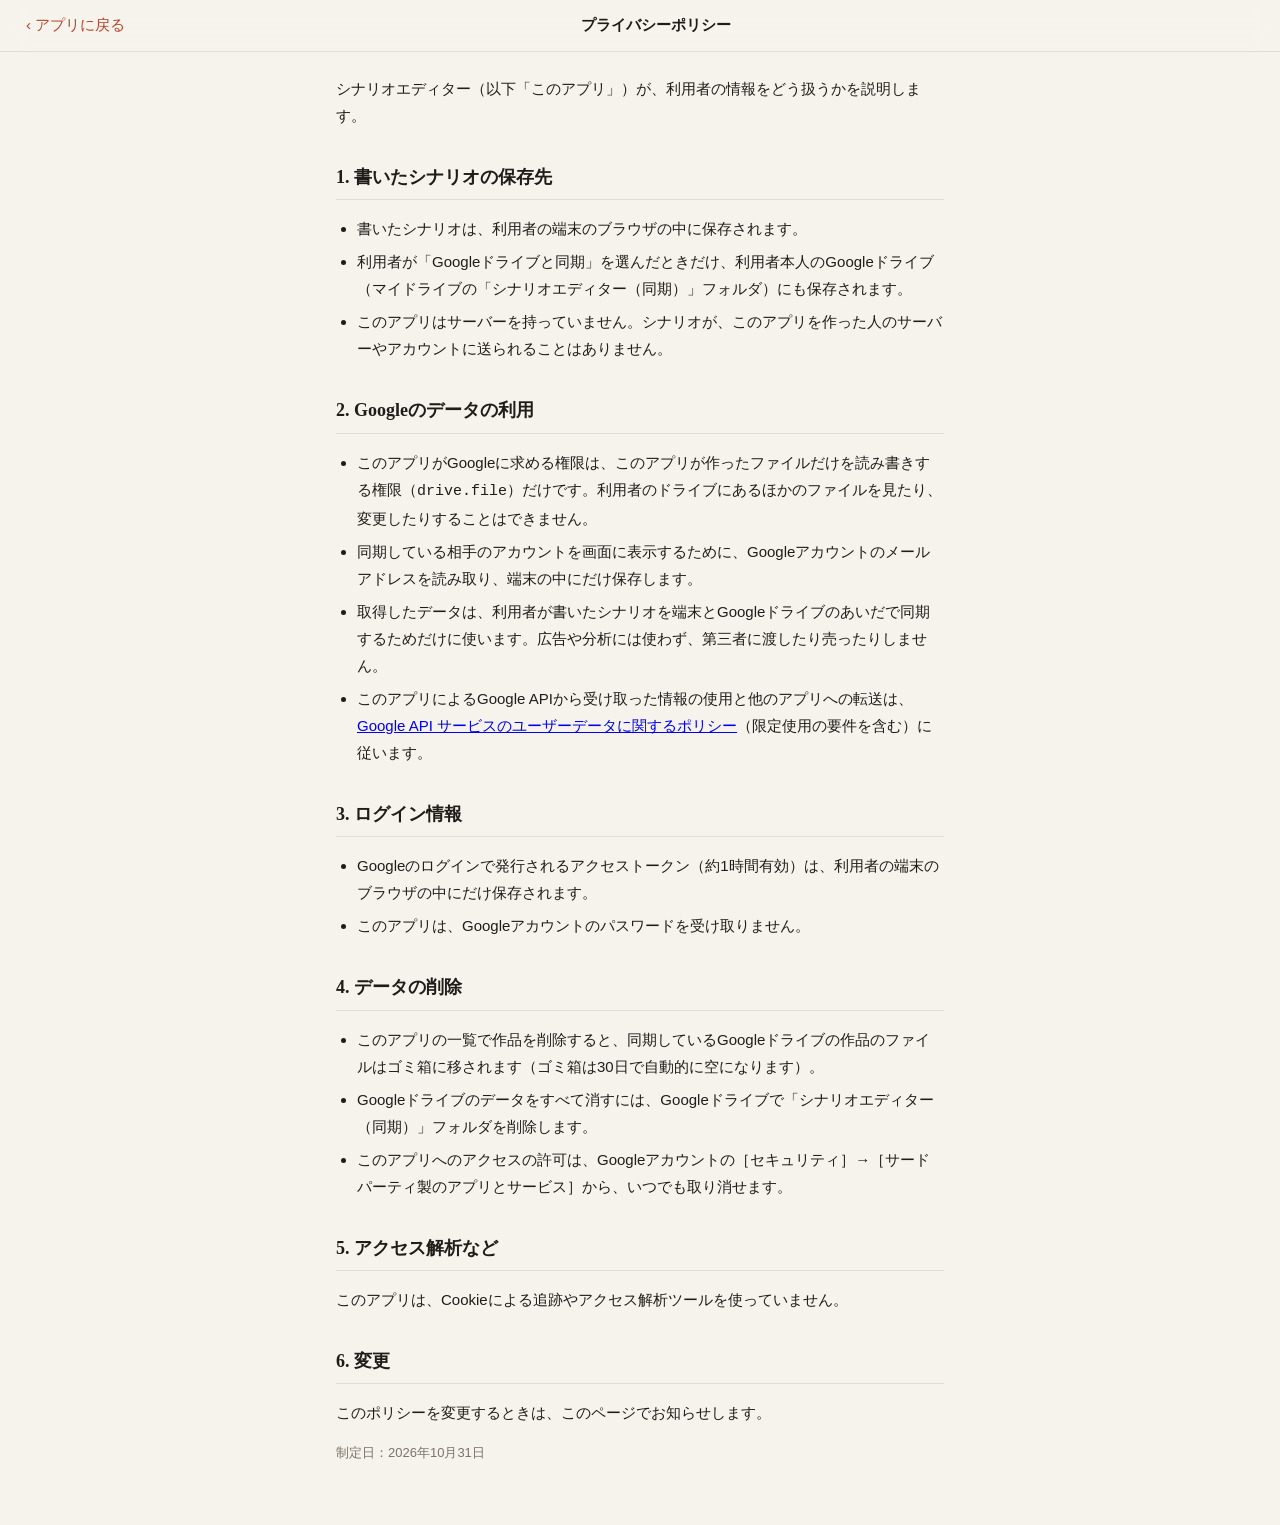
<file: privacy.html>
<!doctype html>
<html lang="ja">
<head>
<meta charset="utf-8">
<meta name="viewport" content="width=device-width, initial-scale=1, viewport-fit=cover">
<meta name="theme-color" content="#f6f3ec">
<title>プライバシーポリシー｜シナリオエディター</title>
<link rel="icon" href="icons/icon-180.png">
<link rel="stylesheet" href="style.css">
<style>
  .manual { max-width: 640px; margin: 0 auto; padding: 8px 16px calc(48px + env(safe-area-inset-bottom)); line-height: 1.8; font-size: 15px; }
  .manual h2 { margin: 32px 0 8px; font-size: 18px; font-family: var(--paper-font); border-bottom: 1px solid var(--line); padding-bottom: 6px; }
  .manual ul { padding-left: 1.4em; }
  .manual li { margin-bottom: 6px; }
  .manual .note { font-size: 13px; color: var(--muted); }
</style>
</head>
<body>

<header class="bar">
  <a class="btn ghost" href="index.html">‹ アプリに戻る</a>
  <div class="bar-title">プライバシーポリシー</div>
  <span style="width:96px"></span>
</header>

<main class="manual">

<p>シナリオエディター（以下「このアプリ」）が、利用者の情報をどう扱うかを説明します。</p>

<h2>1. 書いたシナリオの保存先</h2>
<ul>
  <li>書いたシナリオは、利用者の端末のブラウザの中に保存されます。</li>
  <li>利用者が「Googleドライブと同期」を選んだときだけ、利用者本人のGoogleドライブ（マイドライブの「シナリオエディター（同期）」フォルダ）にも保存されます。</li>
  <li>このアプリはサーバーを持っていません。シナリオが、このアプリを作った人のサーバーやアカウントに送られることはありません。</li>
</ul>

<h2>2. Googleのデータの利用</h2>
<ul>
  <li>このアプリがGoogleに求める権限は、このアプリが作ったファイルだけを読み書きする権限（<code>drive.file</code>）だけです。利用者のドライブにあるほかのファイルを見たり、変更したりすることはできません。</li>
  <li>同期している相手のアカウントを画面に表示するために、Googleアカウントのメールアドレスを読み取り、端末の中にだけ保存します。</li>
  <li>取得したデータは、利用者が書いたシナリオを端末とGoogleドライブのあいだで同期するためだけに使います。広告や分析には使わず、第三者に渡したり売ったりしません。</li>
  <li>このアプリによるGoogle APIから受け取った情報の使用と他のアプリへの転送は、<a href="https://developers.google.com/terms/api-services-user-data-policy">Google API サービスのユーザーデータに関するポリシー</a>（限定使用の要件を含む）に従います。</li>
</ul>

<h2>3. ログイン情報</h2>
<ul>
  <li>Googleのログインで発行されるアクセストークン（約1時間有効）は、利用者の端末のブラウザの中にだけ保存されます。</li>
  <li>このアプリは、Googleアカウントのパスワードを受け取りません。</li>
</ul>

<h2>4. データの削除</h2>
<ul>
  <li>このアプリの一覧で作品を削除すると、同期しているGoogleドライブの作品のファイルはゴミ箱に移されます（ゴミ箱は30日で自動的に空になります）。</li>
  <li>Googleドライブのデータをすべて消すには、Googleドライブで「シナリオエディター（同期）」フォルダを削除します。</li>
  <li>このアプリへのアクセスの許可は、Googleアカウントの［セキュリティ］→［サードパーティ製のアプリとサービス］から、いつでも取り消せます。</li>
</ul>

<h2>5. アクセス解析など</h2>
<p>このアプリは、Cookieによる追跡やアクセス解析ツールを使っていません。</p>

<h2>6. 変更</h2>
<p>このポリシーを変更するときは、このページでお知らせします。</p>

<p class="note">制定日：2026年10月31日</p>

</main>
</body>
</html>
</file>
<file: style.css>
:root {
  --bg: #f6f3ec;
  --surface: #ffffff;
  --text: #1f1d1a;
  --muted: #7a746a;
  --line: #e2ddd2;
  --accent: #b5442c;
  --accent-text: #ffffff;
  --mode-btn: #8b5a3c; /* ［ボタン切替］の茶色 */
  --hashira: #e4eefb;
  --serifu: #fbf0dc;
  --togaki: transparent;
  --badge-hashira: #3d6fb6;
  --badge-serifu: #b07a1c;
  --badge-togaki: #9a948a;
  --bar-h: 52px;
  --tab-h: 56px;
  --ui-font: -apple-system, BlinkMacSystemFont, "Hiragino Sans", "Hiragino Kaku Gothic ProN", sans-serif;
  --paper-font: "Hiragino Mincho ProN", "Hiragino Mincho Pro", "Yu Mincho", "YuMincho", serif;
  --grid-line: #e9b8a8;
  color-scheme: light;
}
@media (prefers-color-scheme: dark) {
  :root:not([data-theme="light"]) {
    --bg: #1b1a18;
    --surface: #262421;
    --text: #ece8e1;
    --muted: #9c968c;
    --line: #3a3732;
    --accent: #e0694f;
    --mode-btn: #c4916b;
    --hashira: #1f2d42;
    --serifu: #3a2f1c;
    color-scheme: dark;
  }
}
:root[data-theme="dark"] {
  --bg: #1b1a18;
  --surface: #262421;
  --text: #ece8e1;
  --muted: #9c968c;
  --line: #3a3732;
  --accent: #e0694f;
  --mode-btn: #c4916b;
  --hashira: #1f2d42;
  --serifu: #3a2f1c;
  color-scheme: dark;
}

* { box-sizing: border-box; }
html { -webkit-text-size-adjust: 100%; }
body {
  margin: 0;
  background: var(--bg);
  color: var(--text);
  font-family: var(--ui-font);
  -webkit-tap-highlight-color: transparent;
}
[hidden] { display: none !important; }

button { font: inherit; color: inherit; }
.btn {
  border: 0; border-radius: 10px; padding: 8px 14px;
  background: transparent; font-size: 15px; cursor: pointer;
}
.btn.primary { background: var(--accent); color: var(--accent-text); font-weight: 600; }
.btn.ghost { color: var(--accent); }
a.btn { display: inline-block; text-decoration: none; }
.notice a { color: var(--accent); }

/* ---------- ヘッダー ---------- */
.bar {
  position: sticky; top: 0; z-index: 20;
  display: flex; align-items: center; justify-content: space-between; gap: 8px;
  height: calc(var(--bar-h) + env(safe-area-inset-top));
  padding: env(safe-area-inset-top) 12px 0;
  background: color-mix(in srgb, var(--bg) 92%, transparent);
  backdrop-filter: blur(12px); -webkit-backdrop-filter: blur(12px);
  border-bottom: 1px solid var(--line);
}
.bar h1 { margin: 0 0 0 4px; font-size: 20px; font-family: var(--paper-font); }
.bar-actions { display: flex; gap: 6px; }
.history { display: flex; }
.icon-btn {
  width: 38px; height: 38px; border: 0; border-radius: 10px; padding: 0;
  display: flex; align-items: center; justify-content: center;
  background: none; color: var(--accent); cursor: pointer;
}
.icon-btn svg { width: 24px; height: 24px; fill: currentColor; }
.icon-btn:disabled { color: var(--muted); opacity: .35; cursor: default; }
.bar-title {
  flex: 1; text-align: center; font-weight: 600; font-size: 15px;
  overflow: hidden; text-overflow: ellipsis; white-space: nowrap;
}

/* ---------- 作品一覧 ---------- */
.script-list { list-style: none; margin: 12px; padding: 0; }
.script-list li {
  display: flex; align-items: stretch;
  background: var(--surface); border-radius: 12px; margin-bottom: 10px;
  border: 1px solid var(--line);
}
.script-list .open {
  flex: 1; text-align: left; border: 0; background: none; padding: 14px 16px; cursor: pointer;
  display: flex; flex-direction: column; gap: 4px; min-width: 0;
}
.script-list .t { font-family: var(--paper-font); font-size: 18px; overflow: hidden; text-overflow: ellipsis; white-space: nowrap; }
.script-list .d { font-size: 12px; color: var(--muted); }
.script-list .more { border: 0; background: none; padding: 0 16px; font-size: 20px; color: var(--muted); cursor: pointer; }
.app-version { font-size: 11px; color: var(--muted); text-align: center; margin: 24px 0 16px; }
.empty { text-align: center; color: var(--muted); margin-top: 80px; line-height: 1.8; }
.notice {
  margin: 12px 12px 0; padding: 10px 14px; border-radius: 12px;
  background: var(--surface); border: 1px solid var(--line);
  font-size: 13px; color: var(--muted); line-height: 1.7;
}
.notice summary { cursor: pointer; list-style: none; }
.notice summary::-webkit-details-marker { display: none; }
.notice .more-link { margin-left: .5em; color: var(--accent); white-space: nowrap; }
.notice .more-link::after { content: " ›"; }
.notice[open] .more-link { display: none; }
.notice ul { margin: 8px 0 2px; padding-left: 1.2em; }
.continue {
  display: block; width: calc(100% - 24px); margin: 12px 12px 0; padding: 12px 14px; border-radius: 12px;
  background: var(--surface); border: 1px solid var(--accent); color: var(--accent);
  font-size: 16px; font-weight: 600; cursor: pointer;
}
.continue small { display: block; margin-top: 2px; font-size: 12px; font-weight: normal; }
.text-link {
  display: block; margin: 8px 16px 0; padding: 4px 0; border: 0; background: none;
  font-size: 13px; color: var(--accent); cursor: pointer;
}
.list-label { margin: 20px 16px 0; font-size: 12px; color: var(--muted); }
.list-label + .script-list { margin-top: 6px; }

/* ---------- 編集パネル ---------- */
/* 編集画面は見えている範囲（キーボードの上）にぴったり固定し、中身だけをスクロールする。
   iPhoneでキーボードが出てもヘッダーとツールバーが上に隠れないように */
#view-edit {
  position: fixed; left: 0; right: 0;
  top: var(--vv-top, 0px); height: var(--vv-h, 100dvh);
  display: flex; flex-direction: column;
}
#view-edit .bar { position: relative; flex: none; }
.panels {
  flex: 1; min-height: 0; overflow-y: auto; overscroll-behavior: contain;
  scroll-padding-top: 100px; /* 段落を動かしたとき、ツールバーの下に隠れないように */
  padding: 16px 16px 24px;
}
.kb .tabs { display: none; } /* キーボードが出ているあいだはタブをしまう */
.kb .panels { padding-bottom: 50vh; } /* 最後の段落でも、キーボードの上まで送れるように */
.field { display: block; margin-bottom: 18px; }
.field span { display: block; font-size: 13px; color: var(--muted); margin-bottom: 6px; }
.field input, .field textarea {
  width: 100%; font-size: 17px; font-family: var(--paper-font);
  padding: 10px 12px; border-radius: 10px;
  border: 1px solid var(--line); background: var(--surface); color: var(--text);
}
.field textarea { line-height: 1.7; resize: vertical; }
/* 見本の文字は、書いた文字と見分けやすいよう薄めにする（ブラウザまかせだと濃く見える） */
.field input::placeholder, .field textarea::placeholder { color: color-mix(in srgb, var(--muted) 50%, transparent); opacity: 1; }
.hint { font-size: 13px; color: var(--muted); line-height: 1.6; }

/* 人物 */
.char {
  padding: 12px; margin-bottom: 12px; border-radius: 12px;
  border: 1px solid var(--line); background: var(--surface);
}
.char-row { display: grid; grid-template-columns: 1fr 1fr; gap: 8px; }
.char-row.age-job { grid-template-columns: 3.6em 1fr auto; }
.char-copy span { white-space: nowrap; }
/* ボタンは入力欄と同じ高さ（行の高さ20px＋上下の余白8px＋枠1px）にする */
.char-copy button {
  display: block; width: 100%; padding: 8px 10px;
  border: 1px solid var(--line); border-radius: 10px; background: var(--surface); cursor: pointer;
}
.char-copy svg { display: block; width: 20px; height: 20px; margin: 0 auto; fill: currentColor; }
.char .field { margin-bottom: 10px; min-width: 0; }
.char .field span { font-size: 12px; margin-bottom: 4px; }
.char .field input { font-size: 16px; line-height: 20px; padding: 8px 10px; }
.char-actions { display: flex; align-items: center; gap: 4px; }
.char-actions .num { margin-right: auto; font-size: 13px; color: var(--muted); }
.char-actions button {
  border: 1px solid var(--line); border-radius: 8px; background: none;
  padding: 4px 12px; font-size: 14px; cursor: pointer;
}
.char-actions button:disabled { opacity: .35; cursor: default; }
.char-actions .del { color: var(--accent); }
.add-char { display: block; margin: 0 auto 16px; }

/* ツールバー */
.toolbar {
  position: sticky; top: -16px; z-index: 10; /* スクロール部分の上の余白（16px）の分だけ上に付ける */
  margin: -16px -16px 0; padding: 8px 16px 6px;
  background: var(--bg); border-bottom: 1px solid var(--line);
}
.toolbar-row { display: flex; align-items: center; gap: 6px; }
.toolbar-row.inserts {
  margin-top: 6px; overflow-x: auto; white-space: nowrap; scrollbar-width: none;
}
.toolbar-row.inserts::-webkit-scrollbar { display: none; }
.toolbar button {
  flex: none; border: 1px solid var(--line); background: var(--surface);
  border-radius: 8px; padding: 6px 11px; font-size: 15px; font-family: var(--paper-font); cursor: pointer;
}
.toolbar .chips { display: contents; }
.toolbar .chips button { border-color: var(--badge-serifu); color: var(--badge-serifu); }
.toolbar .chips button.has-ruby { padding-top: 0; padding-bottom: 2px; }
.toolbar .chips rt { font-size: 9px; line-height: 1; }
/* 入力の行のボタンは、ルビ付きの名前や2行の切り替えボタンも同じ高さにそろえる */
.toolbar-row.inserts button {
  height: 34px; display: inline-flex; align-items: center; justify-content: center;
  padding-top: 0; padding-bottom: 0;
}
/* 名前などのボタンと矢印のボタンの切り替え。横にスクロールしても左はしに残す。
   角の丸みからくぐるボタンが見えないよう、背景と同じ色の四角に載せる */
.toolbar .mode-wrap {
  position: sticky; left: 0; z-index: 1; flex: none; display: flex;
  padding-right: 4px; background: var(--bg);
}
.toolbar .mode-btn {
  gap: 3px; padding: 0 7px 0 5px;
  border: 0; border-radius: 17px;
  background: color-mix(in srgb, var(--mode-btn) 14%, var(--bg)); color: var(--accent);
  font-family: var(--ui-font); font-size: 10px; font-weight: 600; line-height: 1.2; text-align: left;
}
.toolbar .mode-btn svg { width: 18px; height: 18px; flex: none; }
/* 矢印のときは色を変えて、どちらのボタンが出ているかわかるようにする */
.toolbar.arrows .mode-btn { background: color-mix(in srgb, var(--badge-hashira) 16%, var(--bg)); color: var(--badge-hashira); }
.toolbar .inserts [data-move] { display: none; min-width: 48px; font-family: var(--ui-font); }
/* iPhoneで押し続けても、ボタンの文字の選択やメニュー、拡大が出ないようにする */
.toolbar .mode-btn, .toolbar .inserts [data-move] {
  user-select: none; -webkit-user-select: none; -webkit-touch-callout: none; touch-action: manipulation;
}
.toolbar.arrows .inserts [data-move] { display: inline-flex; }
.toolbar.arrows .inserts [data-insert] { display: none; }

/* 種類の選択 */
/* 角の丸めは overflow: hidden で切り抜かず、両端のボタンに付ける。
   切り抜きの中で色が変わると、iPhoneではボタンに横線の描き残しが出るため */
.types { display: inline-flex; border: 1px solid var(--line); border-radius: 9px; }
.toolbar .types button {
  border: 0; border-radius: 0; padding: 7px 13px; font-family: var(--ui-font); font-weight: 600;
  line-height: 20px; /* 端数のない高さにして、iPhoneの塗り残しを防ぐ */
}
.toolbar .types button:first-child { border-radius: 8px 0 0 8px; }
.toolbar .types button:last-child { border-radius: 0 8px 8px 0; }
.toolbar .types button + button { border-left: 1px solid var(--line); }
.toolbar .types button[data-type="hashira"].on { background: var(--badge-hashira); color: #fff; }
.toolbar .types button[data-type="togaki"].on { background: var(--badge-togaki); color: #fff; }
.toolbar .types button[data-type="serifu"].on { background: var(--badge-serifu); color: #fff; }
.types.need { border-color: var(--accent); box-shadow: 0 0 0 2px color-mix(in srgb, var(--accent) 35%, transparent); }
.caret-pos {
  margin-left: auto; min-width: 0; overflow: hidden; text-overflow: ellipsis;
  font-size: 12px; color: var(--muted); font-variant-numeric: tabular-nums; white-space: nowrap;
}
.toolbar .select-btn { padding: 6px 9px; font-family: var(--ui-font); font-size: 14px; color: var(--accent); }
/* ［縦中横］［ルビ］［行選択］は間を空けずに並べ、境目は1本の線にする（角の丸めは .types と同じく両端だけ） */
.select-btns { display: inline-flex; flex: none; }
.toolbar .select-btns .select-btn { border-radius: 0; }
.toolbar .select-btns .select-btn:first-child { border-radius: 8px 0 0 8px; }
.toolbar .select-btns .select-btn:last-child { border-radius: 0 8px 8px 0; }
.toolbar .select-btns .select-btn + .select-btn { border-left: 0; }

/* まとめて削除 */
.toolbar .select-bar, .toolbar .ruby-bar { display: none; }
.toolbar.selecting .toolbar-row, .toolbar.ruby-mode .toolbar-row { display: none; }
.toolbar.selecting .select-bar, .toolbar.ruby-mode .ruby-bar { display: flex; }
/* 狭い画面で収まらない説明や位置の表示は隠す */
.toolbar .clip { visibility: hidden; }
.select-count { flex: 1; min-width: 0; font-size: 13px; color: var(--muted); overflow: hidden; text-overflow: ellipsis; white-space: nowrap; }
.toolbar .select-bar button:disabled, .toolbar .ruby-bar button:disabled { opacity: .4; }
.toolbar .select-bar button, .toolbar .ruby-bar button { font-family: var(--ui-font); font-size: 14px; padding: 6px 9px; }
.toolbar .ruby-bar .primary { background: var(--accent); border-color: var(--accent); color: var(--accent-text); font-weight: 600; }
.toolbar .select-bar .danger { background: #d23b2a; border-color: #d23b2a; color: #fff; font-weight: 600; }
.toolbar .select-bar .danger:disabled { opacity: .4; }
.blocks.selecting {
  cursor: pointer; touch-action: none; /* なぞって選ぶため、指で触れてもスクロールしない */
  user-select: none; -webkit-user-select: none; -webkit-touch-callout: none;
}
.blocks.selecting textarea { pointer-events: none; }
/* ルビ入力：マス目の文字をタップして選ぶ */
.blocks.ruby-mode { user-select: none; -webkit-user-select: none; -webkit-touch-callout: none; }
.blocks.ruby-mode textarea { pointer-events: none; }
.blocks.ruby-mode .ch { cursor: pointer; }
.ch.rsel { background: color-mix(in srgb, var(--accent) 30%, transparent); }
.blk.sel .cells, .blk.sel .badge { background-color: color-mix(in srgb, #d23b2a 18%, transparent); }
.blk.sel .badge span { outline: 2px solid #d23b2a; outline-offset: 1px; }

/* 本文エディタ：1段落＝1ブロック。マス目は原稿用紙の1行20字に合わせる */
.blocks {
  container-type: inline-size;
  margin: 12px -8px 0; padding: 4px 0 48px;
  background: var(--surface); border: 1px solid var(--line); border-radius: 12px;
  cursor: text;
}
.blk {
  --lh: 1.8em;
  --cell-line: color-mix(in srgb, var(--line) 55%, transparent);
  position: relative;
  display: grid; grid-template-columns: 28px 20em 1.6em; align-items: start;
  font-family: var(--paper-font); line-height: var(--lh);
  font-size: min(20px, calc((100cqi - 30px) / 21.6));
  /* ヒラギノのカナの字詰めが効くとマス目からずれ、行末のぶら下げも20字目に入って見えるので止める */
  font-kerning: none;
}
.badge {
  height: var(--lh); border: 0; padding: 0; background: none; cursor: pointer;
  display: flex; align-items: center; justify-content: center;
}
.badge span {
  width: 20px; height: 18px; border-radius: 4px;
  font: 600 11px/18px var(--ui-font); text-align: center; color: #fff;
  background: var(--accent);
}
.t-hashira .badge span { background: var(--badge-hashira); }
.t-serifu .badge span { background: var(--badge-serifu); }
.t-togaki .badge span { background: var(--badge-togaki); }
.cells {
  position: relative; min-height: var(--lh);
  background-image:
    linear-gradient(to bottom, transparent calc(var(--lh) - 1px), var(--line) 0),
    linear-gradient(to right, transparent calc(1em - 1px), var(--cell-line) 0);
  background-size: 100% var(--lh), 1em 100%;
}
.t-hashira .cells { background-color: var(--hashira); }
.t-serifu .cells { background-color: var(--serifu); }
.render > div { white-space: pre; height: var(--lh); }
/* ルビは親文字の上の、行の空きに小さく出す。位置と幅はJSで決め、その中に1字ずつ均等に並べる */
.render .rb { position: relative; }
.render .rt {
  position: absolute; bottom: 96%; height: .42em;
  display: flex; justify-content: space-around; align-items: flex-end;
}
.render .rt > span { font-size: .42em; line-height: 1; } /* RUBY_SIZE（app.js）と合わせる */
/* 縦中横は1マスに横に並べる。3字以上は字を小さくする（app.js の charHtml） */
.render .tcy { display: inline-block; width: 1em; text-align: center; white-space: nowrap; letter-spacing: 0; }
/* 「あ゙」のように濁点を重ねた字。結合用の濁点はマスの境目に出てしまうので、字の右上に濁点（゛゜）を重ねて1マスに収める */
.render .mark { display: inline-block; width: 1em; position: relative; }
.render .mark i { position: absolute; left: .65em; top: -.05em; font-style: normal; }
/* セリフの「。」」の「。」（app.js の kutenWarnings） */
.render .kuten-warn {
  display: inline-block; width: 1em; height: var(--lh); vertical-align: top;
  background: color-mix(in srgb, #d23b2a 22%, transparent);
}
.cells textarea {
  position: absolute; left: 0; top: 0; z-index: 1;
  width: 20.5em; height: 100%; margin: 0; padding: 0; border: 0; border-radius: 0;
  font: inherit; line-height: inherit; letter-spacing: 0;
  font-variant-east-asian: full-width; font-kerning: none;
  white-space: pre-wrap; line-break: anywhere; word-break: break-all;
  resize: none; overflow: hidden; outline: none; background: transparent;
  color: transparent; caret-color: var(--text); -webkit-appearance: none; appearance: none;
}
.t-togaki textarea { padding-left: 3em; }
.t-hashira textarea, .t-serifu textarea { padding-left: 1em; text-indent: -1em; }
/* 柱の前の空き行（組版で入る1行）の分だけ下げる */
.blk.gap .badge { margin-top: var(--lh); }
.blk.gap textarea { top: var(--lh); height: calc(100% - var(--lh)); }
.blk.gap .render > div:first-child { background: var(--surface); }
/* 入力中のセリフにうっすら出す「名前「」と「」」（app.js の updateGhosts で位置を決める） */
.input-ghost {
  position: absolute; z-index: 2; pointer-events: none; white-space: pre;
  color: var(--muted); opacity: .45;
}
.cells textarea::placeholder { color: var(--muted); font-family: var(--ui-font); font-size: 13px; }
/* 入力中の段落はtextareaの文字を出し、それ以外は組版どおりの表示を出す */
.blk:focus-within textarea { color: var(--text); }
.blk:focus-within .render { visibility: hidden; }
.blk.t-none:focus-within .cells { box-shadow: inset 0 0 0 2px color-mix(in srgb, var(--accent) 40%, transparent); }

/* 半ページ（10行）ごとの区切り。実線はB5の紙の変わり目 */
.marks { position: absolute; inset: 0; pointer-events: none; }
.pmark { position: absolute; left: 0; right: 0; border-top: 1.5px dashed var(--accent); }
.pmark.sheet { border-top-style: solid; }
.pmark span {
  position: absolute; right: 0; top: 1px;
  font: 600 10px/1.2 var(--ui-font); color: var(--accent);
}

.help { margin-top: 14px; font-size: 14px; color: var(--muted); line-height: 1.7; }
.help summary { cursor: pointer; color: var(--accent); }
.help ul { padding-left: 1.2em; }
.help code { font-family: var(--paper-font); }
.stats { font-size: 13px; color: var(--muted); }

/* ---------- タブ ---------- */
.tabs {
  flex: none; z-index: 20;
  display: flex; height: calc(var(--tab-h) + env(safe-area-inset-bottom));
  padding-bottom: env(safe-area-inset-bottom);
  background: color-mix(in srgb, var(--bg) 92%, transparent);
  backdrop-filter: blur(12px); -webkit-backdrop-filter: blur(12px);
  border-top: 1px solid var(--line);
}
.tabs button {
  flex: 1; border: 0; background: none; font-size: 13px; color: var(--muted); cursor: pointer;
  white-space: nowrap; padding: 0 2px;
}
.tabs button.on { color: var(--accent); font-weight: 700; }

/* ---------- プレビュー ---------- */
.panel-preview {
  position: fixed; left: 0; right: 0;
  top: calc(var(--bar-h) + env(safe-area-inset-top));
  bottom: calc(var(--tab-h) + env(safe-area-inset-bottom));
  display: flex; flex-direction: column;
}
.preview-controls {
  display: flex; align-items: center; gap: 12px; padding: 8px 16px; font-size: 14px;
}
.seg { display: inline-flex; border: 1px solid var(--line); border-radius: 8px; overflow: hidden; }
.seg button { border: 0; background: var(--surface); padding: 5px 12px; font-size: 13px; cursor: pointer; }
.seg button.on { background: var(--accent); color: var(--accent-text); }
.check { display: inline-flex; align-items: center; gap: 4px; }
.page-indicator { margin-left: auto; color: var(--muted); font-variant-numeric: tabular-nums; }
.preview-scroller {
  flex: 1; min-height: 0;
  display: flex; overflow-x: auto; overflow-y: hidden;
  scroll-snap-type: x mandatory; direction: rtl; /* 縦書きなので右から左へめくる */
  overscroll-behavior-x: contain;
}
.page {
  flex: 0 0 100%; scroll-snap-align: center; direction: ltr;
  display: flex; overflow: hidden; touch-action: pan-x pan-y; /* ピンチはアプリで受け持つ */
}
/* margin: auto で真ん中に置く。拡大して紙がはみ出しても、端までスクロールして見られる */
.page-inner { position: relative; margin: auto; flex: none; }
/* 拡大中は紙の中だけを動かし、隣の紙へはめくらない */
.preview-scroller.zoomed { overflow-x: hidden; }
.preview-scroller.zoomed .page { overflow: auto; }
.paper {
  position: absolute; left: 0; top: 0; transform-origin: 0 0;
  background: #fff; box-shadow: 0 2px 10px rgba(0, 0, 0, .18);
}

/* ---------- 原稿用紙（mm単位。画面・印刷共通） ---------- */
/* --u＝採寸（A4横）の1mm。B5横に縮めて出す（render.js の SCALE と同じ） */
.sheet, .half { --u: calc(257mm / 297); position: relative; background: #fff; color: #111; font-family: var(--paper-font); }
.cell {
  position: absolute; width: calc(11.4 * var(--u)); height: calc(7.1 * var(--u));
  writing-mode: vertical-rl; text-orientation: mixed;
  line-height: calc(11.4 * var(--u)); font-size: calc(4.6 * var(--u)); text-align: center;
}
.cell.tcy { text-combine-upright: all; -webkit-text-combine: horizontal; }
.ruby {
  position: absolute; width: calc(2.3 * var(--u)); height: calc(2.3 * var(--u));
  writing-mode: vertical-rl; text-orientation: mixed;
  line-height: calc(2.3 * var(--u)); font-size: calc(2.3 * var(--u)); white-space: nowrap;
}
.nombre {
  position: absolute; left: 0; width: 100%;
  font-size: calc(3.6 * var(--u)); line-height: calc(3.6 * var(--u)); text-align: center;
}
.grid {
  position: absolute; left: 0;
  border: calc(0.25 * var(--u)) solid var(--grid-line);
  background-image:
    linear-gradient(to right, var(--grid-line) calc(0.2 * var(--u)), transparent calc(0.2 * var(--u))),
    linear-gradient(to bottom, var(--grid-line) calc(0.2 * var(--u)), transparent calc(0.2 * var(--u)));
  background-position: calc(-0.25 * var(--u)) calc(-0.25 * var(--u));
}

/* ---------- ダイアログ・通知 ---------- */
.sheet-dialog {
  border: 0; border-radius: 16px; padding: 12px; width: min(420px, calc(100% - 24px));
  background: var(--surface); color: var(--text);
  margin: auto auto calc(env(safe-area-inset-bottom) + 12px);
}
.sheet-dialog::backdrop { background: rgba(0, 0, 0, .35); }
.sheet-dialog h2 { font-size: 14px; color: var(--muted); text-align: center; margin: 4px 0 10px; font-weight: 600; }
.sheet-dialog button {
  display: block; width: 100%; border: 0; border-top: 1px solid var(--line);
  background: none; padding: 14px; font-size: 16px; color: var(--accent); cursor: pointer;
}
.sheet-dialog .danger { color: #d23b2a; }
.sheet-dialog .cancel { font-weight: 600; color: var(--text); }
.sheet-dialog form .field { margin: 0 4px 12px; }
.sheet-note { margin: 0 8px 12px; font-size: 13px; line-height: 1.7; color: var(--muted); }
.sheet-note p { margin: 0 0 6px; }
.sheet-note b { color: var(--text); }
ul.sheet-note { padding-left: 1.3em; }
ul.sheet-note li { margin-bottom: 4px; }

/* 同期を始める前の案内。説明が長いので、スマホでは中をスクロールする */
#sync-dialog { max-height: calc(100dvh - 24px); overflow-y: auto; }
.sync-flow { display: flex; align-items: center; justify-content: center; gap: 4px; margin: 4px 8px 14px; font-size: 13px; text-align: center; }
.sync-flow .dev { padding: 8px 10px; border-radius: 10px; border: 1px solid var(--line); background: var(--bg); font-weight: 600; white-space: nowrap; }
.sync-flow .arrow { color: var(--accent); font-size: 18px; font-weight: 700; }
.sync-flow .folder { padding: 8px 10px; border-radius: 10px; border: 2px solid var(--accent); line-height: 1.4; }
.sync-flow .folder b { display: block; font-size: 12px; word-break: keep-all; }
.sync-flow .folder small { display: block; white-space: nowrap; margin-top: 2px; color: var(--muted); font-size: 11px; }
.sync-flow .folder .drive { margin: 0 0 2px; font-weight: 600; }
ul.sheet-note li.important { list-style: none; margin: 8px 0 8px -1.3em; padding: 8px 10px; border-radius: 10px; border: 2px solid var(--accent); color: var(--text); font-weight: 600; }
.sync-mocks { margin: 0 8px; padding: 0; list-style: none; counter-reset: mock; }
.sync-mocks > li { counter-increment: mock; position: relative; padding-left: 28px; }
.sync-mocks > li::before {
  content: counter(mock); position: absolute; left: 0; top: 2px;
  width: 20px; height: 20px; border-radius: 50%; background: var(--accent); color: var(--accent-text);
  font-size: 12px; font-weight: 700; line-height: 20px; text-align: center;
}
.sync-mocks .sheet-note { margin: 6px 0 14px; }
/* Googleの画面の見本。ダークモードでも本物に近い白地のまま */
.google-mock {
  padding: 10px 12px 12px; border-radius: 8px; border: 1px solid #dadce0;
  background: #fff; color: #202124; font-size: 12px; line-height: 1.5; text-align: left;
}
.google-mock .g { font-size: 11px; color: #5f6368; }
.google-mock .t { margin: 2px 0 4px; font-size: 14px; font-weight: 600; }
.google-mock .s { margin: 0 0 8px; color: #5f6368; }
.google-mock .btns { display: flex; justify-content: space-between; align-items: center; gap: 8px; margin: 4px 0 18px; }
.google-mock .btns span { padding: 5px 14px; border-radius: 16px; font-weight: 600; white-space: nowrap; }
.google-mock .fill { border: 1px solid #1a73e8; background: #1a73e8; color: #fff; }
.google-mock .outline { border: 1px solid #747775; color: #1a73e8; background: #fff; }
/* 押すところに赤い丸と「ここを押す」を付ける（白地の上なので色は固定） */
.google-mock .tap { position: relative; outline: 2px solid #d23b2a; outline-offset: 3px; }
.google-mock .tap::after {
  content: "ここを押す"; position: absolute; left: 50%; top: calc(100% + 6px); transform: translateX(-50%);
  color: #d23b2a; font-size: 10px; font-weight: 700; line-height: 1.2; white-space: nowrap;
}
/* ルビの入力ではキーボードが出るので、下ではなく見えている範囲の上に出す */
#ruby-dialog { margin: calc(var(--vv-top, 0px) + env(safe-area-inset-top) + 12px) auto auto; }

.toast {
  position: fixed; left: 50%; transform: translateX(-50%); z-index: 50;
  bottom: calc(var(--tab-h) + env(safe-area-inset-bottom) + 16px);
  background: #2b2925; color: #fff; padding: 10px 16px; border-radius: 12px;
  font-size: 14px; display: flex; align-items: center; gap: 10px;
  max-width: calc(100% - 24px); box-shadow: 0 4px 16px rgba(0,0,0,.25);
}
.toast button { border: 0; border-radius: 8px; padding: 6px 12px; background: var(--accent); color: #fff; font-weight: 600; cursor: pointer; }
.toast button.sub { background: transparent; color: #ccc; font-weight: 400; }
/* キーボードが出て位置が落ち着くまで、画面を背景色で覆う（画面の動きを見せない）。
   iOSが画面を送るとこれも一緒にずれるので、上下に余裕をとる */
.veil {
  position: fixed; left: 0; right: 0; top: -50vh; bottom: -50vh; z-index: 70;
  background: var(--bg); pointer-events: none; transition: opacity .15s;
  opacity: var(--veil-opacity, .6); /* 「?veil=0.7」のように開くと濃さを変えられる */
}
.veil.fade { opacity: 0; }
.busy {
  position: fixed; inset: 0; z-index: 60; background: rgba(0,0,0,.35);
  display: flex; align-items: center; justify-content: center; color: #fff; font-size: 16px;
}
.busy div { background: #2b2925; padding: 16px 24px; border-radius: 12px; }

/* ---------- 印刷 ---------- */
#print-root { display: none; }
/* CSSの「B5」はISO B5（250×176mm）なので、JIS B5横（257×182mm）を数値で指定する */
@page { size: 257mm 182mm; margin: 0; }
@media print {
  body { background: #fff; }
  body > *:not(#print-root) { display: none !important; }
  #print-root { display: block; }
  /* render.js がインラインで高さ（約181.7mm）を付けるので !important で上書きし、端数のはみ出しを防ぐ */
  #print-root .sheet { height: 181mm !important; overflow: hidden; break-after: page; page-break-after: always; }
  #print-root .sheet:last-child { break-after: auto; page-break-after: auto; }
}
</file>
